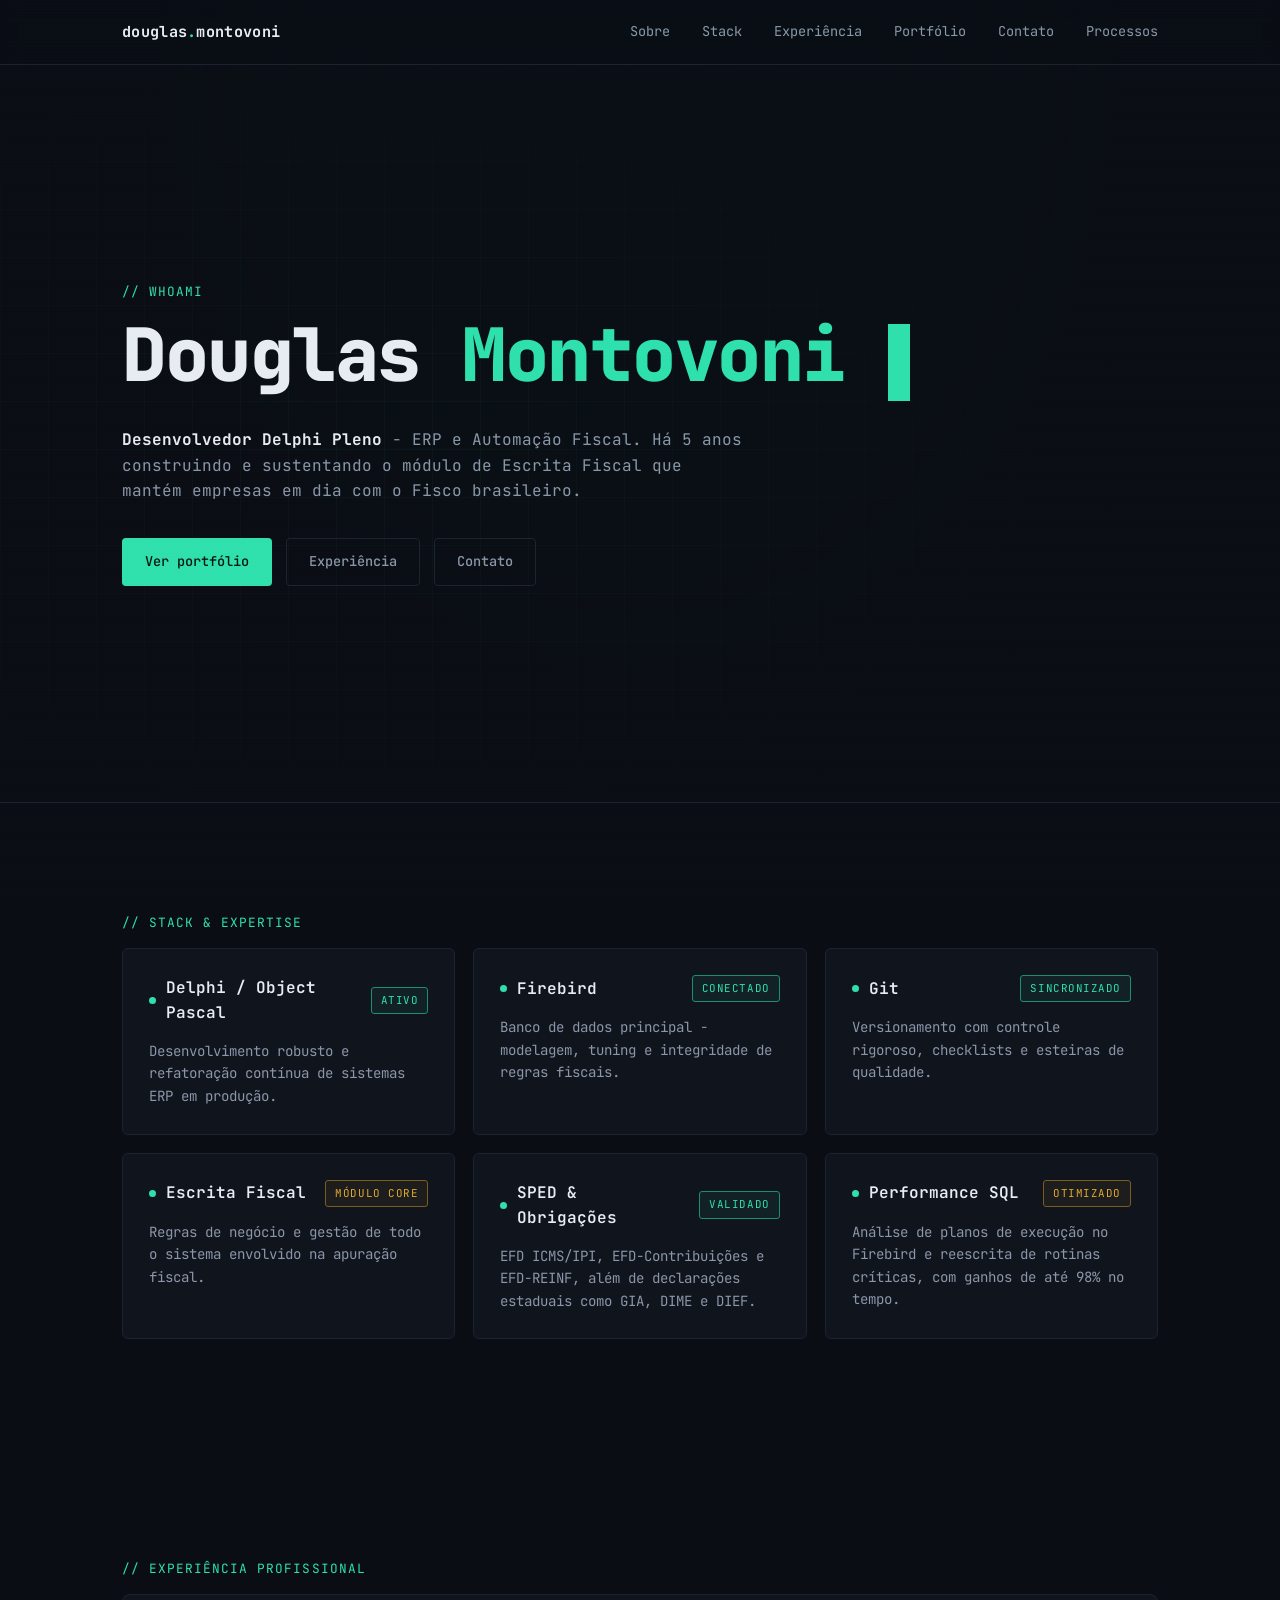
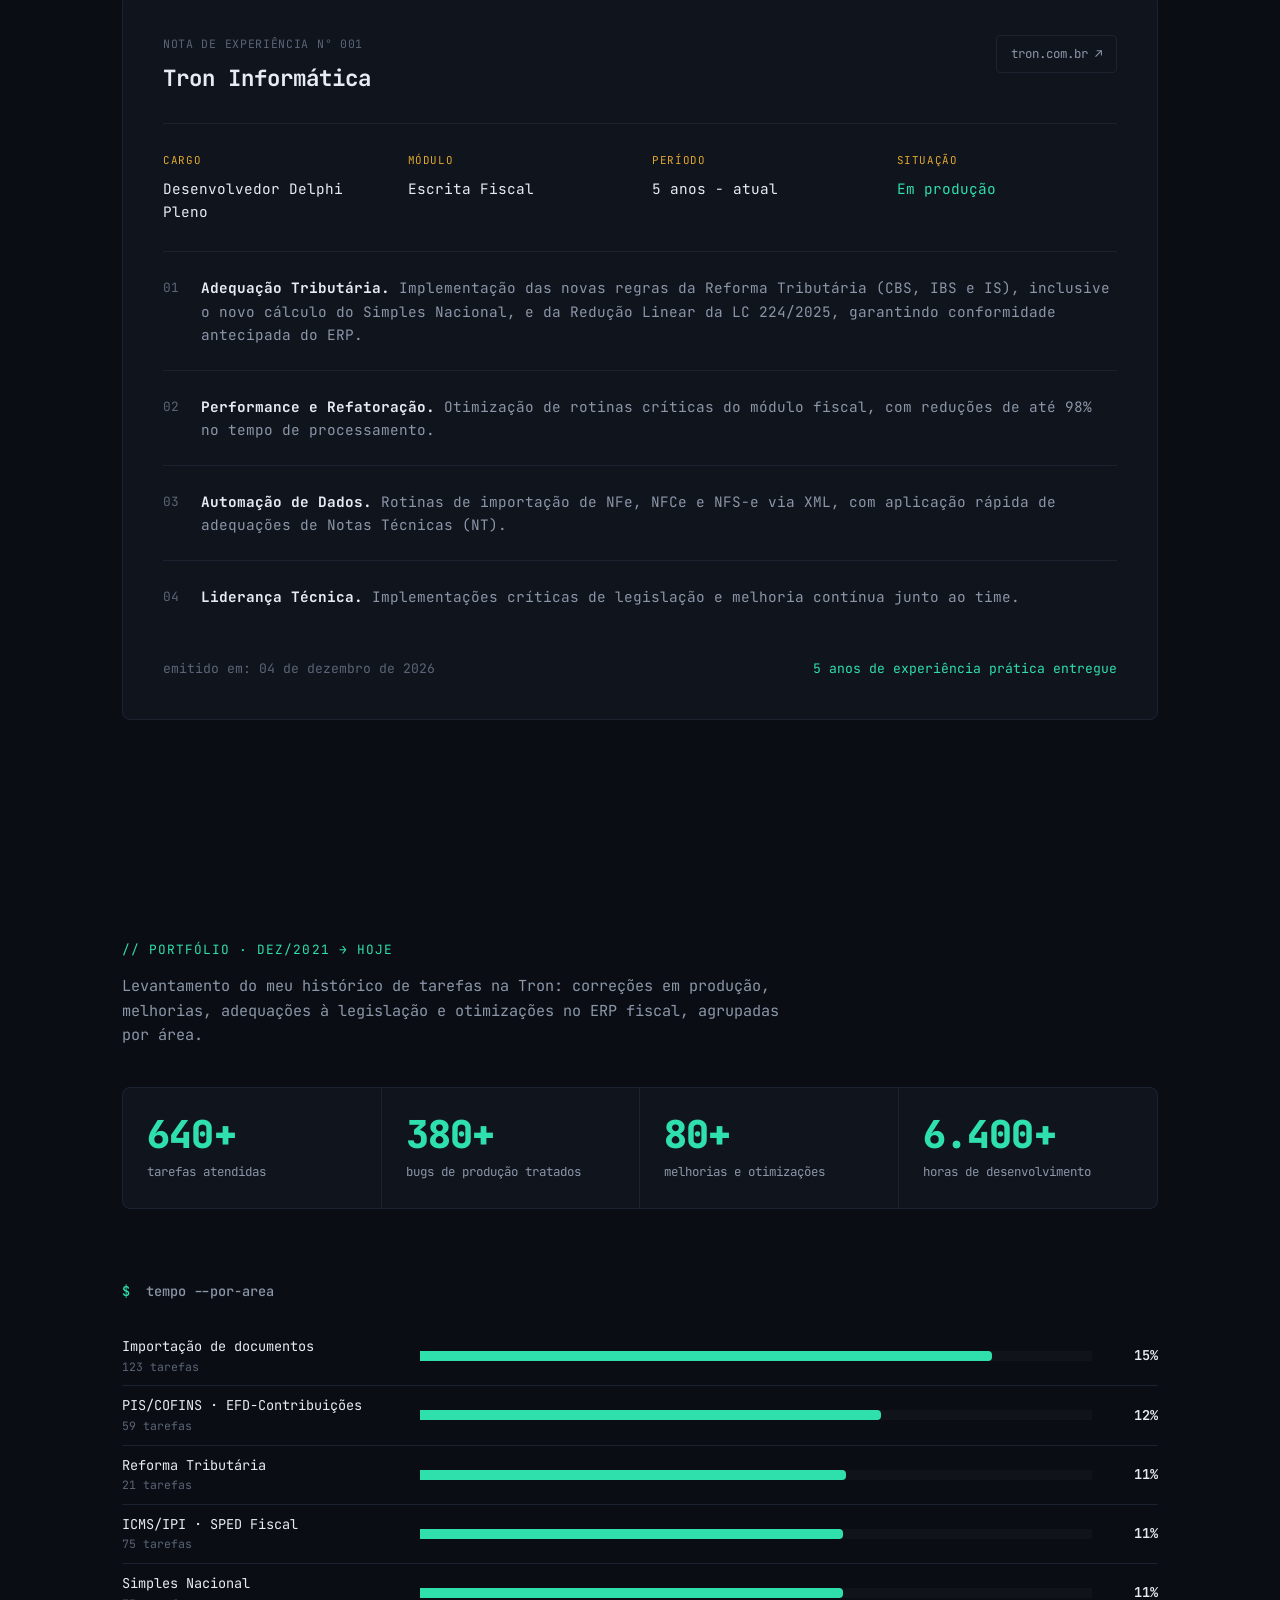
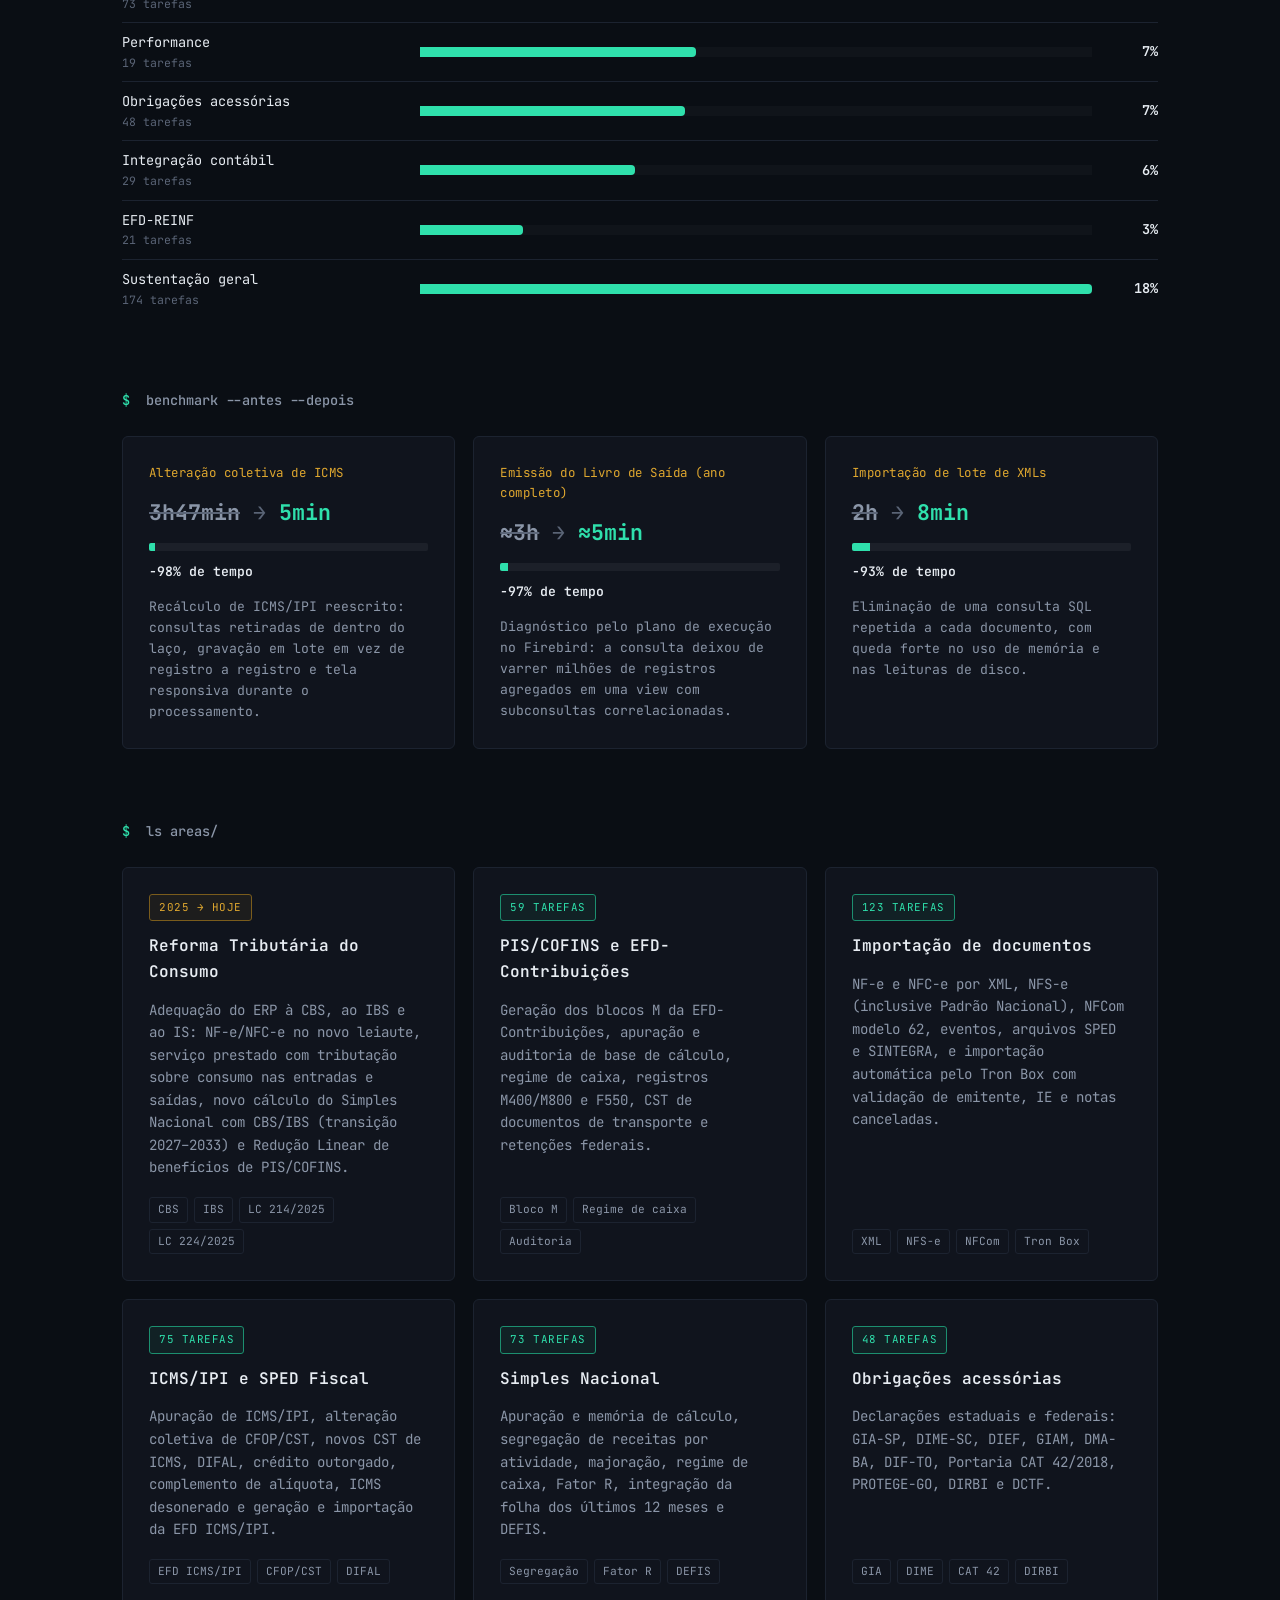
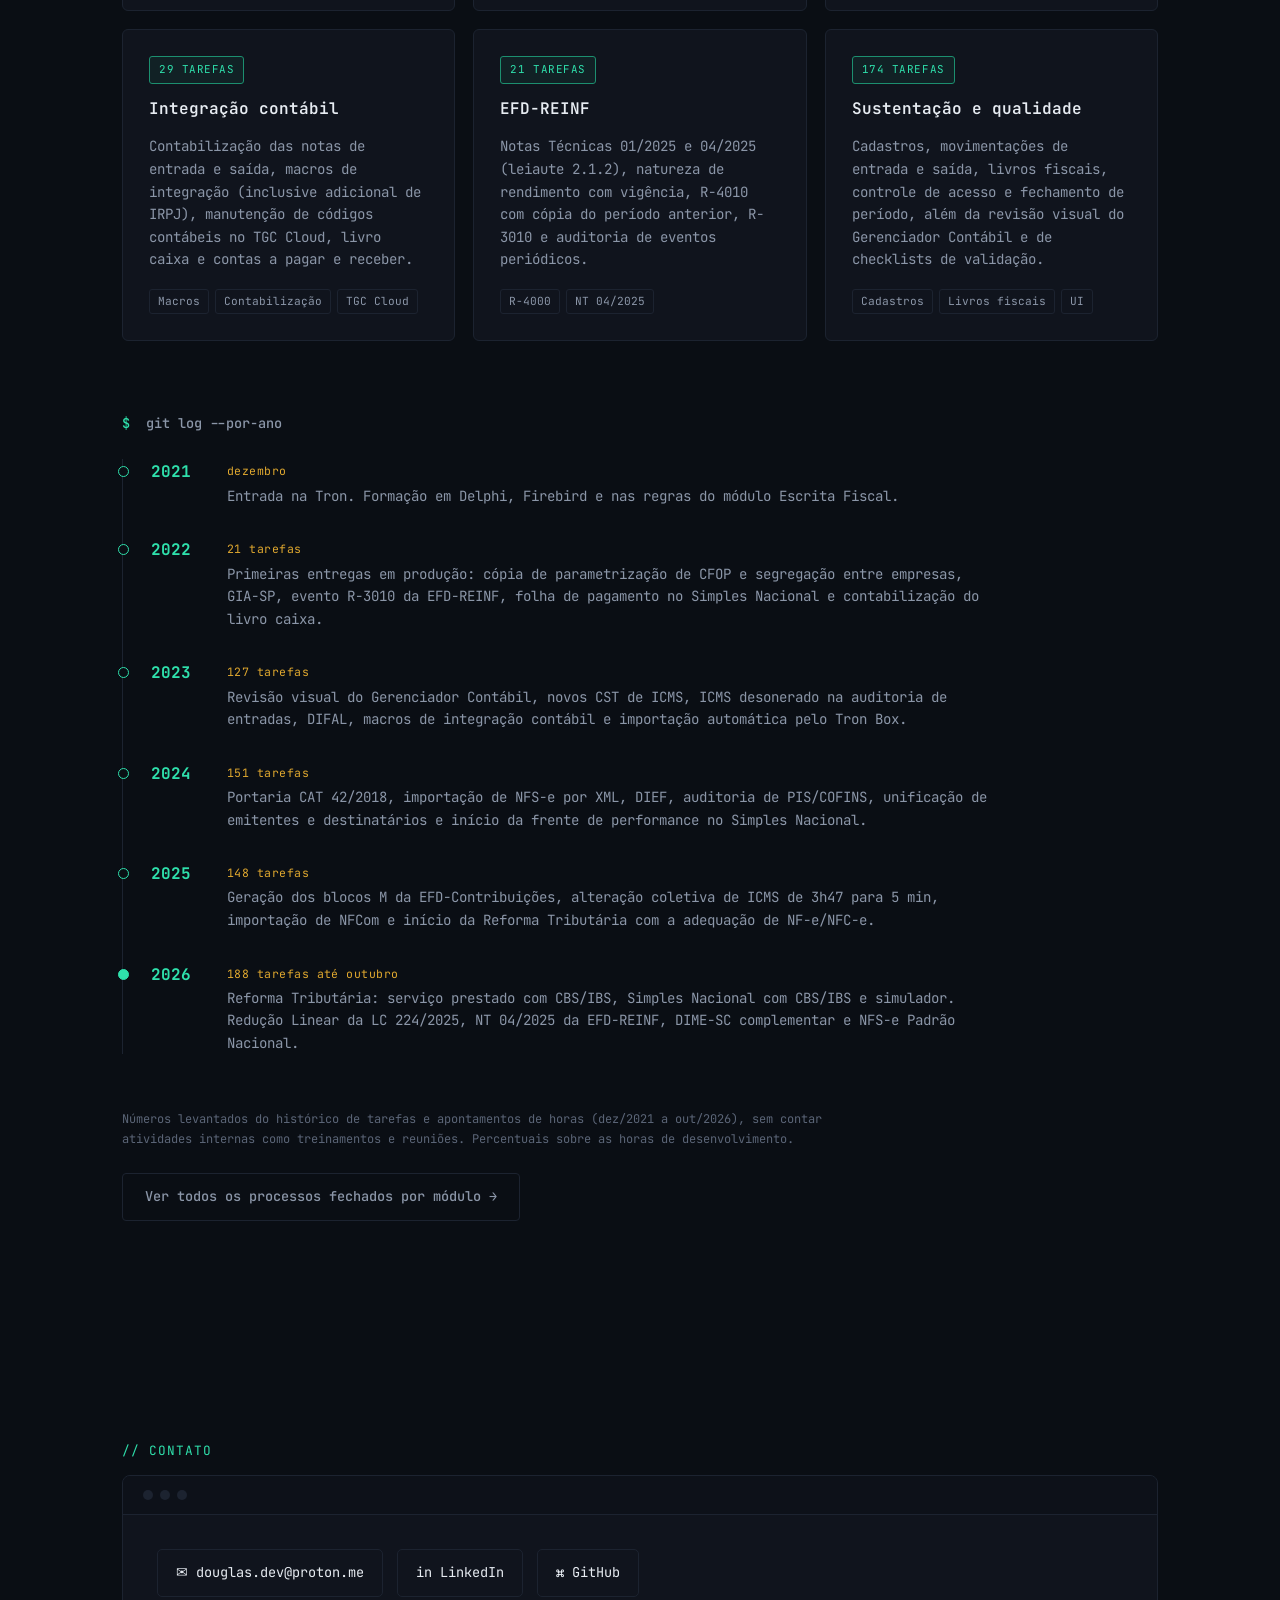
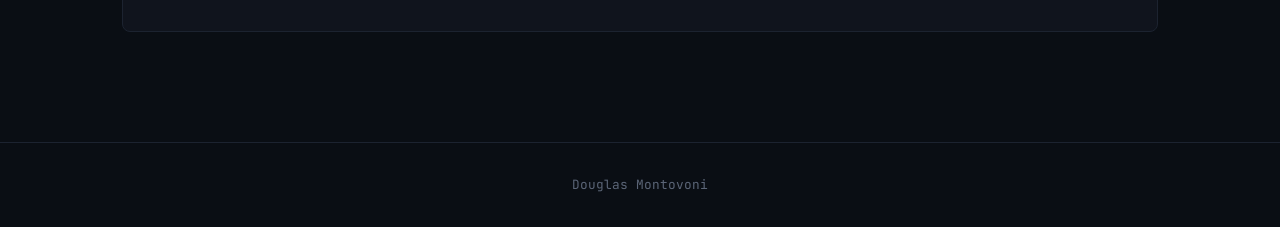
<file: index.html>
<!DOCTYPE html>
<html lang="pt-BR">
<head>
<meta charset="UTF-8">
<meta name="viewport" content="width=device-width, initial-scale=1.0">
<title>douglas.montovoni</title>
<meta name="description" content="Douglas Montovoni — Desenvolvedor Delphi Pleno. ERP e Automação Fiscal, especialista no módulo de Escrita Fiscal. Portfólio com 640+ tarefas: Reforma Tributária, SPED, Simples Nacional e performance.">
<link rel="preconnect" href="https://fonts.googleapis.com">
<link rel="preconnect" href="https://fonts.gstatic.com" crossorigin>
<link href="https://fonts.googleapis.com/css2?family=JetBrains+Mono:ital,wght@0,400;0,500;0,600;0,700;0,800;1,400&display=swap" rel="stylesheet">
<link rel="stylesheet" href="style.css">
</head>
<body>

<div class="scanline" aria-hidden="true"></div>

<header class="nav">
  <div class="nav-inner">
    <a href="#top" class="logo">douglas<span class="dot">.</span>montovoni</a>
    <nav class="nav-links">
      <a href="#sobre">Sobre</a>
      <a href="#stack">Stack</a>
      <a href="#experiencia">Experiência</a>
      <a href="#portfolio">Portfólio</a>
      <a href="#contato">Contato</a>
      <a href="processos.html">Processos</a>
    </nav>
    <button class="nav-toggle" id="navToggle" aria-label="Abrir menu" aria-expanded="false">
      <span></span><span></span><span></span>
    </button>
  </div>
</header>

<main id="top">

  <section class="hero" id="sobre">
    <div class="hero-inner">
      <p class="eyebrow reveal">// whoami</p>
      <h1 class="reveal">
        <span class="type-line" id="typeLine">Douglas <span class="accent">Montovoni</span></span>
        <span class="cursor" id="cursor">&nbsp;</span>
      </h1>
      <p class="hero-sub reveal">
        <strong>Desenvolvedor Delphi Pleno</strong> - ERP e Automação Fiscal. Há 5 anos
        construindo e sustentando o módulo de Escrita Fiscal que mantém empresas em dia
        com o Fisco brasileiro.
      </p>
      <div class="hero-actions reveal">
        <a href="#portfolio" class="btn btn-primary">Ver portfólio</a>
        <a href="#experiencia" class="btn btn-ghost">Experiência</a>
        <a href="#contato" class="btn btn-ghost">Contato</a>
      </div>
    </div>
    <div class="hero-grid" aria-hidden="true"></div>
  </section>

  <section class="section" id="stack">
    <p class="eyebrow reveal">// stack &amp; expertise</p>

    <div class="grid-cards">

      <article class="card reveal">
        <div class="card-head">
          <h3><span class="pulse"></span> Delphi / Object Pascal</h3>
          <span class="badge badge-green">ATIVO</span>
        </div>
        <p>Desenvolvimento robusto e refatoração contínua de sistemas ERP em produção.</p>
      </article>

      <article class="card reveal">
        <div class="card-head">
          <h3><span class="pulse"></span> Firebird</h3>
          <span class="badge badge-green">CONECTADO</span>
        </div>
        <p>Banco de dados principal - modelagem, tuning e integridade de regras fiscais.</p>
      </article>

      <article class="card reveal">
        <div class="card-head">
          <h3><span class="pulse"></span> Git</h3>
          <span class="badge badge-green">SINCRONIZADO</span>
        </div>
        <p>Versionamento com controle rigoroso, checklists e esteiras de qualidade.</p>
      </article>

      <article class="card reveal">
        <div class="card-head">
          <h3><span class="pulse"></span> Escrita Fiscal</h3>
          <span class="badge badge-amber">MÓDULO CORE</span>
        </div>
        <p>Regras de negócio e gestão de todo o sistema envolvido na apuração fiscal.</p>
      </article>

      <article class="card reveal">
        <div class="card-head">
          <h3><span class="pulse"></span> SPED &amp; Obrigações</h3>
          <span class="badge badge-green">VALIDADO</span>
        </div>
        <p>EFD ICMS/IPI, EFD-Contribuições e EFD-REINF, além de declarações estaduais como GIA, DIME e DIEF.</p>
      </article>

      <article class="card reveal">
        <div class="card-head">
          <h3><span class="pulse"></span> Performance SQL</h3>
          <span class="badge badge-amber">OTIMIZADO</span>
        </div>
        <p>Análise de planos de execução no Firebird e reescrita de rotinas críticas, com ganhos de até 98% no tempo.</p>
      </article>

    </div>
  </section>

  <section class="section" id="experiencia">
    <p class="eyebrow reveal">// experiência profissional</p>

    <div class="exp-card reveal">
      <div class="exp-top">
        <div>
          <p class="exp-note-id">NOTA DE EXPERIÊNCIA N° 001</p>
          <h3>Tron Informática</h3>
        </div>
        <a href="https://tron.com.br" target="_blank" rel="noopener" class="pill-link">tron.com.br ↗</a>
      </div>

      <div class="exp-meta">
        <div>
          <span class="meta-label">CARGO</span>
          <span class="meta-value">Desenvolvedor Delphi Pleno</span>
        </div>
        <div>
          <span class="meta-label">MÓDULO</span>
          <span class="meta-value">Escrita Fiscal</span>
        </div>
        <div>
          <span class="meta-label">PERÍODO</span>
          <span class="meta-value">5 anos - atual</span>
        </div>
        <div>
          <span class="meta-label">SITUAÇÃO</span>
          <span class="meta-value status">Em produção</span>
        </div>
      </div>

      <ol class="exp-list">
        <li>
          <span class="num">01</span>
          <div>
            <strong>Adequação Tributária.</strong>
            Implementação das novas regras da Reforma Tributária (CBS, IBS e IS), inclusive
            o novo cálculo do Simples Nacional, e da Redução Linear da LC 224/2025,
            garantindo conformidade antecipada do ERP.
          </div>
        </li>
        <li>
          <span class="num">02</span>
          <div>
            <strong>Performance e Refatoração.</strong>
            Otimização de rotinas críticas do módulo fiscal, com reduções de até 98% no
            tempo de processamento.
          </div>
        </li>
        <li>
          <span class="num">03</span>
          <div>
            <strong>Automação de Dados.</strong>
            Rotinas de importação de NFe, NFCe e NFS-e via XML, com aplicação rápida de
            adequações de Notas Técnicas (NT).
          </div>
        </li>
        <li>
          <span class="num">04</span>
          <div>
            <strong>Liderança Técnica.</strong>
            Implementações críticas de legislação e melhoria contínua junto ao time.
          </div>
        </li>
      </ol>

      <div class="exp-footer">
        <span>emitido em: <span id="issuedDate">hoje</span></span>
        <span class="highlight">5 anos de experiência prática entregue</span>
      </div>
    </div>
  </section>

  <section class="section" id="portfolio">
    <p class="eyebrow reveal">// portfólio · dez/2021 → hoje</p>
    <p class="section-lead reveal">
      Levantamento do meu histórico de tarefas na Tron: correções em produção, melhorias,
      adequações à legislação e otimizações no ERP fiscal, agrupadas por área.
    </p>

    <div class="stats reveal">
      <div class="stat">
        <span class="stat-value">640+</span>
        <span class="stat-label">tarefas atendidas</span>
      </div>
      <div class="stat">
        <span class="stat-value">380+</span>
        <span class="stat-label">bugs de produção tratados</span>
      </div>
      <div class="stat">
        <span class="stat-value">80+</span>
        <span class="stat-label">melhorias e otimizações</span>
      </div>
      <div class="stat">
        <span class="stat-value">6.400+</span>
        <span class="stat-label">horas de desenvolvimento</span>
      </div>
    </div>

    <h3 class="sub-head reveal"><span class="prompt">$</span> tempo --por-area</h3>

    <ul class="bars reveal" aria-label="Distribuição das horas de desenvolvimento por área">
      <li class="bar-row">
        <span class="bar-label">Importação de documentos <small>123 tarefas</small></span>
        <span class="bar" style="--w:85.1%"><i></i></span>
        <span class="bar-value">15%</span>
      </li>
      <li class="bar-row">
        <span class="bar-label">PIS/COFINS · EFD-Contribuições <small>59 tarefas</small></span>
        <span class="bar" style="--w:68.6%"><i></i></span>
        <span class="bar-value">12%</span>
      </li>
      <li class="bar-row">
        <span class="bar-label">Reforma Tributária <small>21 tarefas</small></span>
        <span class="bar" style="--w:63.4%"><i></i></span>
        <span class="bar-value">11%</span>
      </li>
      <li class="bar-row">
        <span class="bar-label">ICMS/IPI · SPED Fiscal <small>75 tarefas</small></span>
        <span class="bar" style="--w:62.9%"><i></i></span>
        <span class="bar-value">11%</span>
      </li>
      <li class="bar-row">
        <span class="bar-label">Simples Nacional <small>73 tarefas</small></span>
        <span class="bar" style="--w:62.9%"><i></i></span>
        <span class="bar-value">11%</span>
      </li>
      <li class="bar-row">
        <span class="bar-label">Performance <small>19 tarefas</small></span>
        <span class="bar" style="--w:41.1%"><i></i></span>
        <span class="bar-value">7%</span>
      </li>
      <li class="bar-row">
        <span class="bar-label">Obrigações acessórias <small>48 tarefas</small></span>
        <span class="bar" style="--w:39.4%"><i></i></span>
        <span class="bar-value">7%</span>
      </li>
      <li class="bar-row">
        <span class="bar-label">Integração contábil <small>29 tarefas</small></span>
        <span class="bar" style="--w:32%"><i></i></span>
        <span class="bar-value">6%</span>
      </li>
      <li class="bar-row">
        <span class="bar-label">EFD-REINF <small>21 tarefas</small></span>
        <span class="bar" style="--w:15.4%"><i></i></span>
        <span class="bar-value">3%</span>
      </li>
      <li class="bar-row">
        <span class="bar-label">Sustentação geral <small>174 tarefas</small></span>
        <span class="bar" style="--w:100%"><i></i></span>
        <span class="bar-value">18%</span>
      </li>
    </ul>

    <h3 class="sub-head reveal"><span class="prompt">$</span> benchmark --antes --depois</h3>

    <div class="perf-grid">
      <article class="perf-card reveal">
        <p class="perf-name">Alteração coletiva de ICMS</p>
        <p class="perf-time"><span class="before">3h47min</span> → <span class="after">5min</span></p>
        <div class="meter" role="img" aria-label="O tempo final equivale a 2% do tempo original"><i style="--w:2.2%"></i></div>
        <p class="perf-gain">−98% de tempo</p>
        <p class="perf-how">Recálculo de ICMS/IPI reescrito: consultas retiradas de dentro do laço, gravação em lote em vez de registro a registro e tela responsiva durante o processamento.</p>
      </article>
      <article class="perf-card reveal">
        <p class="perf-name">Emissão do Livro de Saída (ano completo)</p>
        <p class="perf-time"><span class="before">≈3h</span> → <span class="after">≈5min</span></p>
        <div class="meter" role="img" aria-label="O tempo final equivale a cerca de 3% do tempo original"><i style="--w:2.8%"></i></div>
        <p class="perf-gain">−97% de tempo</p>
        <p class="perf-how">Diagnóstico pelo plano de execução no Firebird: a consulta deixou de varrer milhões de registros agregados em uma view com subconsultas correlacionadas.</p>
      </article>
      <article class="perf-card reveal">
        <p class="perf-name">Importação de lote de XMLs</p>
        <p class="perf-time"><span class="before">2h</span> → <span class="after">8min</span></p>
        <div class="meter" role="img" aria-label="O tempo final equivale a 7% do tempo original"><i style="--w:6.7%"></i></div>
        <p class="perf-gain">−93% de tempo</p>
        <p class="perf-how">Eliminação de uma consulta SQL repetida a cada documento, com queda forte no uso de memória e nas leituras de disco.</p>
      </article>
    </div>

    <h3 class="sub-head reveal"><span class="prompt">$</span> ls areas/</h3>

    <div class="grid-cards areas">

      <article class="card reveal">
        <div class="card-head">
          <h3>Reforma Tributária do Consumo</h3>
          <span class="badge badge-amber">2025 → HOJE</span>
        </div>
        <p>Adequação do ERP à CBS, ao IBS e ao IS: NF-e/NFC-e no novo leiaute, serviço prestado com tributação sobre consumo nas entradas e saídas, novo cálculo do Simples Nacional com CBS/IBS (transição 2027–2033) e Redução Linear de benefícios de PIS/COFINS.</p>
        <ul class="tags"><li>CBS</li><li>IBS</li><li>LC 214/2025</li><li>LC 224/2025</li></ul>
      </article>

      <article class="card reveal">
        <div class="card-head">
          <h3>PIS/COFINS e EFD-Contribuições</h3>
          <span class="badge badge-green">59 TAREFAS</span>
        </div>
        <p>Geração dos blocos M da EFD-Contribuições, apuração e auditoria de base de cálculo, regime de caixa, registros M400/M800 e F550, CST de documentos de transporte e retenções federais.</p>
        <ul class="tags"><li>Bloco M</li><li>Regime de caixa</li><li>Auditoria</li></ul>
      </article>

      <article class="card reveal">
        <div class="card-head">
          <h3>Importação de documentos</h3>
          <span class="badge badge-green">123 TAREFAS</span>
        </div>
        <p>NF-e e NFC-e por XML, NFS-e (inclusive Padrão Nacional), NFCom modelo 62, eventos, arquivos SPED e SINTEGRA, e importação automática pelo Tron Box com validação de emitente, IE e notas canceladas.</p>
        <ul class="tags"><li>XML</li><li>NFS-e</li><li>NFCom</li><li>Tron Box</li></ul>
      </article>

      <article class="card reveal">
        <div class="card-head">
          <h3>ICMS/IPI e SPED Fiscal</h3>
          <span class="badge badge-green">75 TAREFAS</span>
        </div>
        <p>Apuração de ICMS/IPI, alteração coletiva de CFOP/CST, novos CST de ICMS, DIFAL, crédito outorgado, complemento de alíquota, ICMS desonerado e geração e importação da EFD ICMS/IPI.</p>
        <ul class="tags"><li>EFD ICMS/IPI</li><li>CFOP/CST</li><li>DIFAL</li></ul>
      </article>

      <article class="card reveal">
        <div class="card-head">
          <h3>Simples Nacional</h3>
          <span class="badge badge-green">73 TAREFAS</span>
        </div>
        <p>Apuração e memória de cálculo, segregação de receitas por atividade, majoração, regime de caixa, Fator R, integração da folha dos últimos 12 meses e DEFIS.</p>
        <ul class="tags"><li>Segregação</li><li>Fator R</li><li>DEFIS</li></ul>
      </article>

      <article class="card reveal">
        <div class="card-head">
          <h3>Obrigações acessórias</h3>
          <span class="badge badge-green">48 TAREFAS</span>
        </div>
        <p>Declarações estaduais e federais: GIA-SP, DIME-SC, DIEF, GIAM, DMA-BA, DIF-TO, Portaria CAT 42/2018, PROTEGE-GO, DIRBI e DCTF.</p>
        <ul class="tags"><li>GIA</li><li>DIME</li><li>CAT 42</li><li>DIRBI</li></ul>
      </article>

      <article class="card reveal">
        <div class="card-head">
          <h3>Integração contábil</h3>
          <span class="badge badge-green">29 TAREFAS</span>
        </div>
        <p>Contabilização das notas de entrada e saída, macros de integração (inclusive adicional de IRPJ), manutenção de códigos contábeis no TGC Cloud, livro caixa e contas a pagar e receber.</p>
        <ul class="tags"><li>Macros</li><li>Contabilização</li><li>TGC Cloud</li></ul>
      </article>

      <article class="card reveal">
        <div class="card-head">
          <h3>EFD-REINF</h3>
          <span class="badge badge-green">21 TAREFAS</span>
        </div>
        <p>Notas Técnicas 01/2025 e 04/2025 (leiaute 2.1.2), natureza de rendimento com vigência, R-4010 com cópia do período anterior, R-3010 e auditoria de eventos periódicos.</p>
        <ul class="tags"><li>R-4000</li><li>NT 04/2025</li></ul>
      </article>

      <article class="card reveal">
        <div class="card-head">
          <h3>Sustentação e qualidade</h3>
          <span class="badge badge-green">174 TAREFAS</span>
        </div>
        <p>Cadastros, movimentações de entrada e saída, livros fiscais, controle de acesso e fechamento de período, além da revisão visual do Gerenciador Contábil e de checklists de validação.</p>
        <ul class="tags"><li>Cadastros</li><li>Livros fiscais</li><li>UI</li></ul>
      </article>

    </div>

    <h3 class="sub-head reveal"><span class="prompt">$</span> git log --por-ano</h3>

    <ol class="timeline">
      <li class="reveal">
        <span class="tl-year">2021</span>
        <div>
          <span class="tl-count">dezembro</span>
          <p>Entrada na Tron. Formação em Delphi, Firebird e nas regras do módulo Escrita Fiscal.</p>
        </div>
      </li>
      <li class="reveal">
        <span class="tl-year">2022</span>
        <div>
          <span class="tl-count">21 tarefas</span>
          <p>Primeiras entregas em produção: cópia de parametrização de CFOP e segregação entre empresas, GIA-SP, evento R-3010 da EFD-REINF, folha de pagamento no Simples Nacional e contabilização do livro caixa.</p>
        </div>
      </li>
      <li class="reveal">
        <span class="tl-year">2023</span>
        <div>
          <span class="tl-count">127 tarefas</span>
          <p>Revisão visual do Gerenciador Contábil, novos CST de ICMS, ICMS desonerado na auditoria de entradas, DIFAL, macros de integração contábil e importação automática pelo Tron Box.</p>
        </div>
      </li>
      <li class="reveal">
        <span class="tl-year">2024</span>
        <div>
          <span class="tl-count">151 tarefas</span>
          <p>Portaria CAT 42/2018, importação de NFS-e por XML, DIEF, auditoria de PIS/COFINS, unificação de emitentes e destinatários e início da frente de performance no Simples Nacional.</p>
        </div>
      </li>
      <li class="reveal">
        <span class="tl-year">2025</span>
        <div>
          <span class="tl-count">148 tarefas</span>
          <p>Geração dos blocos M da EFD-Contribuições, alteração coletiva de ICMS de 3h47 para 5 min, importação de NFCom e início da Reforma Tributária com a adequação de NF-e/NFC-e.</p>
        </div>
      </li>
      <li class="reveal">
        <span class="tl-year">2026</span>
        <div>
          <span class="tl-count">188 tarefas até outubro</span>
          <p>Reforma Tributária: serviço prestado com CBS/IBS, Simples Nacional com CBS/IBS e simulador. Redução Linear da LC 224/2025, NT 04/2025 da EFD-REINF, DIME-SC complementar e NFS-e Padrão Nacional.</p>
        </div>
      </li>
    </ol>

    <p class="footnote reveal">
      Números levantados do histórico de tarefas e apontamentos de horas (dez/2021 a out/2026),
      sem contar atividades internas como treinamentos e reuniões. Percentuais sobre as horas de
      desenvolvimento.
    </p>

    <a href="processos.html" class="btn btn-ghost proc-cta reveal">Ver todos os processos fechados por módulo →</a>
  </section>

  <section class="section" id="contato">
    <p class="eyebrow reveal">// contato</p>

    <div class="terminal reveal">
      <div class="terminal-bar">
        <span class="terminal-dots"><i></i><i></i><i></i></span>
      </div>
      <div class="terminal-body">
        <div class="contact-links">
          <a href="mailto:douglas.dev@proton.me" class="pill">✉ douglas.dev@proton.me</a>
          <a href="https://www.linkedin.com/in/montovoni/" target="_blank" rel="noopener" class="pill">in LinkedIn</a>
          <a href="https://github.com/montovoni" target="_blank" rel="noopener" class="pill">⌘ GitHub</a>
        </div>
      </div>
    </div>
  </section>

</main>

<footer class="site-footer">
  <p>Douglas Montovoni</p>
</footer>

<script src="script.js"></script>
</body>
</html>
</file>
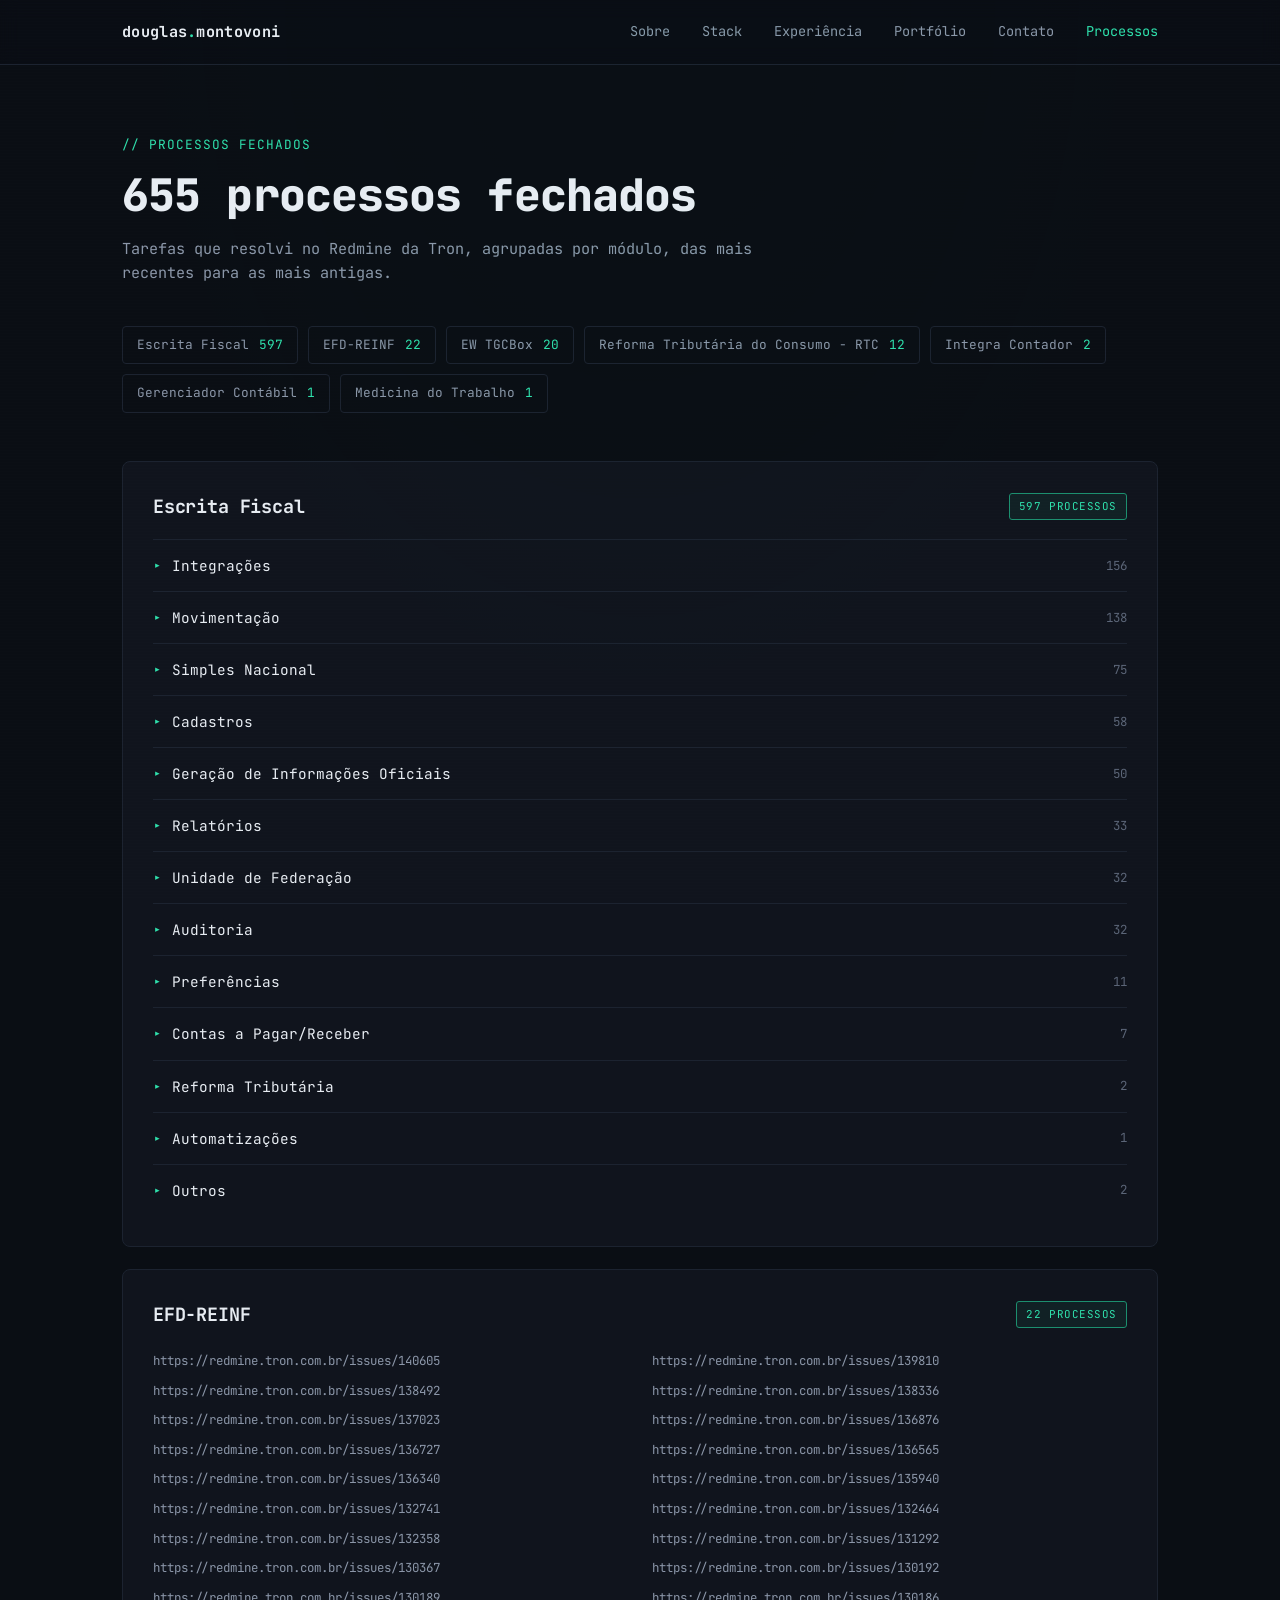
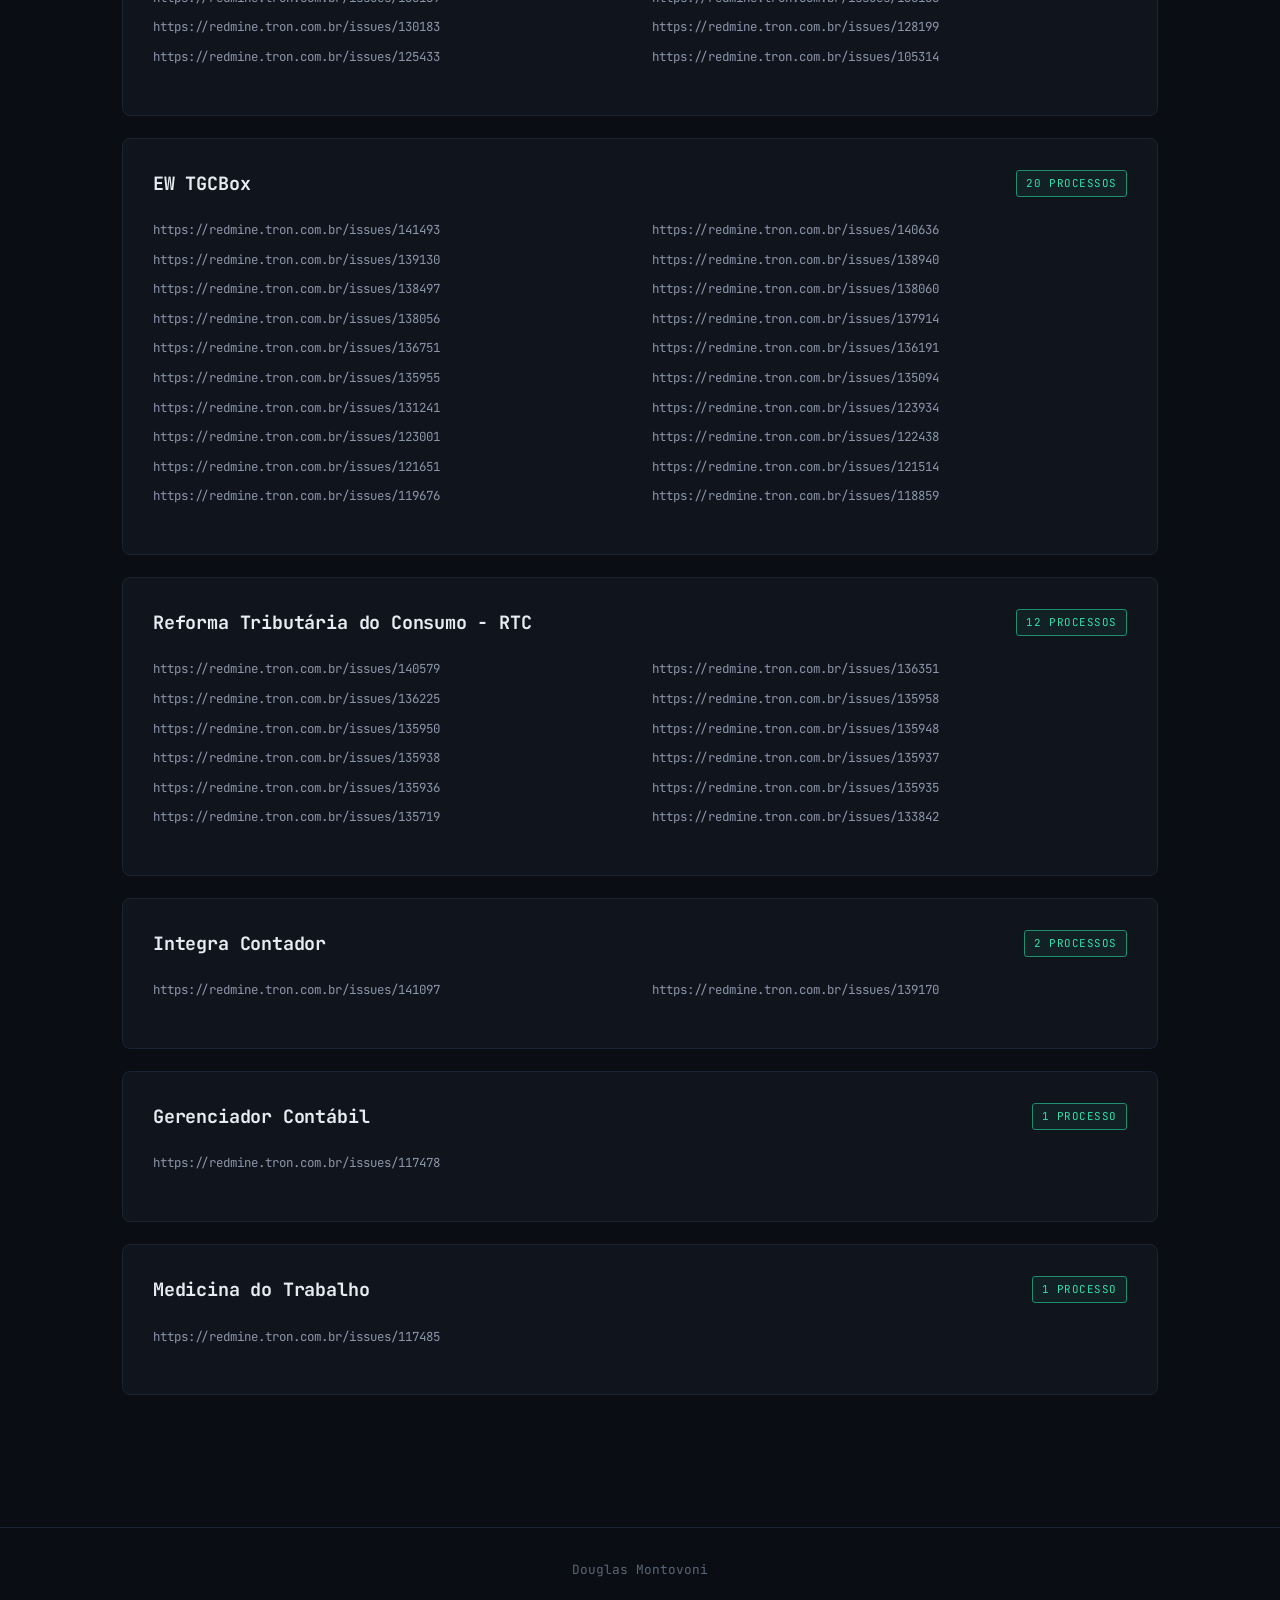
<file: processos.html>
<!DOCTYPE html>
<html lang="pt-BR">
<head>
<meta charset="UTF-8">
<meta name="viewport" content="width=device-width, initial-scale=1.0">
<title>douglas.montovoni · processos</title>
<meta name="description" content="Processos fechados por Douglas Montovoni no Redmine da Tron Informática, agrupados por módulo.">
<link rel="preconnect" href="https://fonts.googleapis.com">
<link rel="preconnect" href="https://fonts.gstatic.com" crossorigin>
<link href="https://fonts.googleapis.com/css2?family=JetBrains+Mono:ital,wght@0,400;0,500;0,600;0,700;0,800;1,400&display=swap" rel="stylesheet">
<link rel="stylesheet" href="style.css">
</head>
<body>

<div class="scanline" aria-hidden="true"></div>

<header class="nav">
  <div class="nav-inner">
    <a href="index.html" class="logo">douglas<span class="dot">.</span>montovoni</a>
    <nav class="nav-links">
      <a href="index.html#sobre">Sobre</a>
      <a href="index.html#stack">Stack</a>
      <a href="index.html#experiencia">Experiência</a>
      <a href="index.html#portfolio">Portfólio</a>
      <a href="index.html#contato">Contato</a>
      <a href="processos.html" class="active" aria-current="page">Processos</a>
    </nav>
    <button class="nav-toggle" id="navToggle" aria-label="Abrir menu" aria-expanded="false">
      <span></span><span></span><span></span>
    </button>
  </div>
</header>

<main id="top">

  <section class="section proc-page">
    <p class="eyebrow">// processos fechados</p>
    <h1 class="proc-title">655 processos fechados</h1>
    <p class="section-lead">
      Tarefas que resolvi no Redmine da Tron, agrupadas por módulo, das mais recentes para as
      mais antigas.
    </p>

    <nav class="proc-index" aria-label="Módulos">
      <a href="#escrita-fiscal">Escrita Fiscal<span>597</span></a>
      <a href="#efd-reinf">EFD-REINF<span>22</span></a>
      <a href="#ew-tgcbox">EW TGCBox<span>20</span></a>
      <a href="#rtc">Reforma Tributária do Consumo - RTC<span>12</span></a>
      <a href="#integra-contador">Integra Contador<span>2</span></a>
      <a href="#gerenciador-contabil">Gerenciador Contábil<span>1</span></a>
      <a href="#medicina-do-trabalho">Medicina do Trabalho<span>1</span></a>
    </nav>

    <section class="proc-group" id="escrita-fiscal">
      <div class="proc-head">
        <h2>Escrita Fiscal</h2>
        <span class="badge badge-green">597 PROCESSOS</span>
      </div>
      <details class="proc-module">
        <summary>Integrações<span>156</span></summary>
        <ul class="proc-links">
          <li><a href="https://redmine.tron.com.br/issues/141479" target="_blank" rel="noopener">https://redmine.tron.com.br/issues/141479</a></li>
          <li><a href="https://redmine.tron.com.br/issues/141370" target="_blank" rel="noopener">https://redmine.tron.com.br/issues/141370</a></li>
          <li><a href="https://redmine.tron.com.br/issues/141354" target="_blank" rel="noopener">https://redmine.tron.com.br/issues/141354</a></li>
          <li><a href="https://redmine.tron.com.br/issues/140937" target="_blank" rel="noopener">https://redmine.tron.com.br/issues/140937</a></li>
          <li><a href="https://redmine.tron.com.br/issues/140872" target="_blank" rel="noopener">https://redmine.tron.com.br/issues/140872</a></li>
          <li><a href="https://redmine.tron.com.br/issues/140393" target="_blank" rel="noopener">https://redmine.tron.com.br/issues/140393</a></li>
          <li><a href="https://redmine.tron.com.br/issues/140334" target="_blank" rel="noopener">https://redmine.tron.com.br/issues/140334</a></li>
          <li><a href="https://redmine.tron.com.br/issues/140317" target="_blank" rel="noopener">https://redmine.tron.com.br/issues/140317</a></li>
          <li><a href="https://redmine.tron.com.br/issues/140130" target="_blank" rel="noopener">https://redmine.tron.com.br/issues/140130</a></li>
          <li><a href="https://redmine.tron.com.br/issues/139894" target="_blank" rel="noopener">https://redmine.tron.com.br/issues/139894</a></li>
          <li><a href="https://redmine.tron.com.br/issues/139866" target="_blank" rel="noopener">https://redmine.tron.com.br/issues/139866</a></li>
          <li><a href="https://redmine.tron.com.br/issues/139793" target="_blank" rel="noopener">https://redmine.tron.com.br/issues/139793</a></li>
          <li><a href="https://redmine.tron.com.br/issues/139784" target="_blank" rel="noopener">https://redmine.tron.com.br/issues/139784</a></li>
          <li><a href="https://redmine.tron.com.br/issues/139617" target="_blank" rel="noopener">https://redmine.tron.com.br/issues/139617</a></li>
          <li><a href="https://redmine.tron.com.br/issues/139510" target="_blank" rel="noopener">https://redmine.tron.com.br/issues/139510</a></li>
          <li><a href="https://redmine.tron.com.br/issues/139502" target="_blank" rel="noopener">https://redmine.tron.com.br/issues/139502</a></li>
          <li><a href="https://redmine.tron.com.br/issues/138902" target="_blank" rel="noopener">https://redmine.tron.com.br/issues/138902</a></li>
          <li><a href="https://redmine.tron.com.br/issues/138738" target="_blank" rel="noopener">https://redmine.tron.com.br/issues/138738</a></li>
          <li><a href="https://redmine.tron.com.br/issues/138735" target="_blank" rel="noopener">https://redmine.tron.com.br/issues/138735</a></li>
          <li><a href="https://redmine.tron.com.br/issues/138684" target="_blank" rel="noopener">https://redmine.tron.com.br/issues/138684</a></li>
          <li><a href="https://redmine.tron.com.br/issues/138554" target="_blank" rel="noopener">https://redmine.tron.com.br/issues/138554</a></li>
          <li><a href="https://redmine.tron.com.br/issues/138434" target="_blank" rel="noopener">https://redmine.tron.com.br/issues/138434</a></li>
          <li><a href="https://redmine.tron.com.br/issues/138380" target="_blank" rel="noopener">https://redmine.tron.com.br/issues/138380</a></li>
          <li><a href="https://redmine.tron.com.br/issues/138280" target="_blank" rel="noopener">https://redmine.tron.com.br/issues/138280</a></li>
          <li><a href="https://redmine.tron.com.br/issues/138157" target="_blank" rel="noopener">https://redmine.tron.com.br/issues/138157</a></li>
          <li><a href="https://redmine.tron.com.br/issues/137812" target="_blank" rel="noopener">https://redmine.tron.com.br/issues/137812</a></li>
          <li><a href="https://redmine.tron.com.br/issues/137732" target="_blank" rel="noopener">https://redmine.tron.com.br/issues/137732</a></li>
          <li><a href="https://redmine.tron.com.br/issues/137659" target="_blank" rel="noopener">https://redmine.tron.com.br/issues/137659</a></li>
          <li><a href="https://redmine.tron.com.br/issues/137511" target="_blank" rel="noopener">https://redmine.tron.com.br/issues/137511</a></li>
          <li><a href="https://redmine.tron.com.br/issues/137447" target="_blank" rel="noopener">https://redmine.tron.com.br/issues/137447</a></li>
          <li><a href="https://redmine.tron.com.br/issues/137438" target="_blank" rel="noopener">https://redmine.tron.com.br/issues/137438</a></li>
          <li><a href="https://redmine.tron.com.br/issues/137350" target="_blank" rel="noopener">https://redmine.tron.com.br/issues/137350</a></li>
          <li><a href="https://redmine.tron.com.br/issues/137327" target="_blank" rel="noopener">https://redmine.tron.com.br/issues/137327</a></li>
          <li><a href="https://redmine.tron.com.br/issues/137308" target="_blank" rel="noopener">https://redmine.tron.com.br/issues/137308</a></li>
          <li><a href="https://redmine.tron.com.br/issues/137244" target="_blank" rel="noopener">https://redmine.tron.com.br/issues/137244</a></li>
          <li><a href="https://redmine.tron.com.br/issues/137202" target="_blank" rel="noopener">https://redmine.tron.com.br/issues/137202</a></li>
          <li><a href="https://redmine.tron.com.br/issues/137103" target="_blank" rel="noopener">https://redmine.tron.com.br/issues/137103</a></li>
          <li><a href="https://redmine.tron.com.br/issues/136828" target="_blank" rel="noopener">https://redmine.tron.com.br/issues/136828</a></li>
          <li><a href="https://redmine.tron.com.br/issues/136823" target="_blank" rel="noopener">https://redmine.tron.com.br/issues/136823</a></li>
          <li><a href="https://redmine.tron.com.br/issues/136818" target="_blank" rel="noopener">https://redmine.tron.com.br/issues/136818</a></li>
          <li><a href="https://redmine.tron.com.br/issues/136585" target="_blank" rel="noopener">https://redmine.tron.com.br/issues/136585</a></li>
          <li><a href="https://redmine.tron.com.br/issues/136570" target="_blank" rel="noopener">https://redmine.tron.com.br/issues/136570</a></li>
          <li><a href="https://redmine.tron.com.br/issues/136563" target="_blank" rel="noopener">https://redmine.tron.com.br/issues/136563</a></li>
          <li><a href="https://redmine.tron.com.br/issues/136557" target="_blank" rel="noopener">https://redmine.tron.com.br/issues/136557</a></li>
          <li><a href="https://redmine.tron.com.br/issues/136524" target="_blank" rel="noopener">https://redmine.tron.com.br/issues/136524</a></li>
          <li><a href="https://redmine.tron.com.br/issues/136482" target="_blank" rel="noopener">https://redmine.tron.com.br/issues/136482</a></li>
          <li><a href="https://redmine.tron.com.br/issues/136411" target="_blank" rel="noopener">https://redmine.tron.com.br/issues/136411</a></li>
          <li><a href="https://redmine.tron.com.br/issues/136393" target="_blank" rel="noopener">https://redmine.tron.com.br/issues/136393</a></li>
          <li><a href="https://redmine.tron.com.br/issues/136117" target="_blank" rel="noopener">https://redmine.tron.com.br/issues/136117</a></li>
          <li><a href="https://redmine.tron.com.br/issues/136097" target="_blank" rel="noopener">https://redmine.tron.com.br/issues/136097</a></li>
          <li><a href="https://redmine.tron.com.br/issues/136036" target="_blank" rel="noopener">https://redmine.tron.com.br/issues/136036</a></li>
          <li><a href="https://redmine.tron.com.br/issues/136034" target="_blank" rel="noopener">https://redmine.tron.com.br/issues/136034</a></li>
          <li><a href="https://redmine.tron.com.br/issues/136032" target="_blank" rel="noopener">https://redmine.tron.com.br/issues/136032</a></li>
          <li><a href="https://redmine.tron.com.br/issues/135806" target="_blank" rel="noopener">https://redmine.tron.com.br/issues/135806</a></li>
          <li><a href="https://redmine.tron.com.br/issues/135145" target="_blank" rel="noopener">https://redmine.tron.com.br/issues/135145</a></li>
          <li><a href="https://redmine.tron.com.br/issues/135085" target="_blank" rel="noopener">https://redmine.tron.com.br/issues/135085</a></li>
          <li><a href="https://redmine.tron.com.br/issues/134230" target="_blank" rel="noopener">https://redmine.tron.com.br/issues/134230</a></li>
          <li><a href="https://redmine.tron.com.br/issues/134221" target="_blank" rel="noopener">https://redmine.tron.com.br/issues/134221</a></li>
          <li><a href="https://redmine.tron.com.br/issues/134104" target="_blank" rel="noopener">https://redmine.tron.com.br/issues/134104</a></li>
          <li><a href="https://redmine.tron.com.br/issues/134004" target="_blank" rel="noopener">https://redmine.tron.com.br/issues/134004</a></li>
          <li><a href="https://redmine.tron.com.br/issues/133938" target="_blank" rel="noopener">https://redmine.tron.com.br/issues/133938</a></li>
          <li><a href="https://redmine.tron.com.br/issues/133809" target="_blank" rel="noopener">https://redmine.tron.com.br/issues/133809</a></li>
          <li><a href="https://redmine.tron.com.br/issues/133546" target="_blank" rel="noopener">https://redmine.tron.com.br/issues/133546</a></li>
          <li><a href="https://redmine.tron.com.br/issues/133534" target="_blank" rel="noopener">https://redmine.tron.com.br/issues/133534</a></li>
          <li><a href="https://redmine.tron.com.br/issues/133510" target="_blank" rel="noopener">https://redmine.tron.com.br/issues/133510</a></li>
          <li><a href="https://redmine.tron.com.br/issues/133404" target="_blank" rel="noopener">https://redmine.tron.com.br/issues/133404</a></li>
          <li><a href="https://redmine.tron.com.br/issues/133250" target="_blank" rel="noopener">https://redmine.tron.com.br/issues/133250</a></li>
          <li><a href="https://redmine.tron.com.br/issues/133190" target="_blank" rel="noopener">https://redmine.tron.com.br/issues/133190</a></li>
          <li><a href="https://redmine.tron.com.br/issues/132918" target="_blank" rel="noopener">https://redmine.tron.com.br/issues/132918</a></li>
          <li><a href="https://redmine.tron.com.br/issues/132838" target="_blank" rel="noopener">https://redmine.tron.com.br/issues/132838</a></li>
          <li><a href="https://redmine.tron.com.br/issues/132717" target="_blank" rel="noopener">https://redmine.tron.com.br/issues/132717</a></li>
          <li><a href="https://redmine.tron.com.br/issues/132649" target="_blank" rel="noopener">https://redmine.tron.com.br/issues/132649</a></li>
          <li><a href="https://redmine.tron.com.br/issues/132466" target="_blank" rel="noopener">https://redmine.tron.com.br/issues/132466</a></li>
          <li><a href="https://redmine.tron.com.br/issues/131566" target="_blank" rel="noopener">https://redmine.tron.com.br/issues/131566</a></li>
          <li><a href="https://redmine.tron.com.br/issues/131457" target="_blank" rel="noopener">https://redmine.tron.com.br/issues/131457</a></li>
          <li><a href="https://redmine.tron.com.br/issues/131211" target="_blank" rel="noopener">https://redmine.tron.com.br/issues/131211</a></li>
          <li><a href="https://redmine.tron.com.br/issues/131175" target="_blank" rel="noopener">https://redmine.tron.com.br/issues/131175</a></li>
          <li><a href="https://redmine.tron.com.br/issues/130991" target="_blank" rel="noopener">https://redmine.tron.com.br/issues/130991</a></li>
          <li><a href="https://redmine.tron.com.br/issues/130982" target="_blank" rel="noopener">https://redmine.tron.com.br/issues/130982</a></li>
          <li><a href="https://redmine.tron.com.br/issues/130675" target="_blank" rel="noopener">https://redmine.tron.com.br/issues/130675</a></li>
          <li><a href="https://redmine.tron.com.br/issues/130505" target="_blank" rel="noopener">https://redmine.tron.com.br/issues/130505</a></li>
          <li><a href="https://redmine.tron.com.br/issues/130231" target="_blank" rel="noopener">https://redmine.tron.com.br/issues/130231</a></li>
          <li><a href="https://redmine.tron.com.br/issues/128997" target="_blank" rel="noopener">https://redmine.tron.com.br/issues/128997</a></li>
          <li><a href="https://redmine.tron.com.br/issues/128995" target="_blank" rel="noopener">https://redmine.tron.com.br/issues/128995</a></li>
          <li><a href="https://redmine.tron.com.br/issues/128987" target="_blank" rel="noopener">https://redmine.tron.com.br/issues/128987</a></li>
          <li><a href="https://redmine.tron.com.br/issues/128814" target="_blank" rel="noopener">https://redmine.tron.com.br/issues/128814</a></li>
          <li><a href="https://redmine.tron.com.br/issues/128766" target="_blank" rel="noopener">https://redmine.tron.com.br/issues/128766</a></li>
          <li><a href="https://redmine.tron.com.br/issues/128722" target="_blank" rel="noopener">https://redmine.tron.com.br/issues/128722</a></li>
          <li><a href="https://redmine.tron.com.br/issues/128586" target="_blank" rel="noopener">https://redmine.tron.com.br/issues/128586</a></li>
          <li><a href="https://redmine.tron.com.br/issues/128549" target="_blank" rel="noopener">https://redmine.tron.com.br/issues/128549</a></li>
          <li><a href="https://redmine.tron.com.br/issues/128504" target="_blank" rel="noopener">https://redmine.tron.com.br/issues/128504</a></li>
          <li><a href="https://redmine.tron.com.br/issues/128132" target="_blank" rel="noopener">https://redmine.tron.com.br/issues/128132</a></li>
          <li><a href="https://redmine.tron.com.br/issues/127882" target="_blank" rel="noopener">https://redmine.tron.com.br/issues/127882</a></li>
          <li><a href="https://redmine.tron.com.br/issues/127794" target="_blank" rel="noopener">https://redmine.tron.com.br/issues/127794</a></li>
          <li><a href="https://redmine.tron.com.br/issues/127655" target="_blank" rel="noopener">https://redmine.tron.com.br/issues/127655</a></li>
          <li><a href="https://redmine.tron.com.br/issues/127566" target="_blank" rel="noopener">https://redmine.tron.com.br/issues/127566</a></li>
          <li><a href="https://redmine.tron.com.br/issues/127395" target="_blank" rel="noopener">https://redmine.tron.com.br/issues/127395</a></li>
          <li><a href="https://redmine.tron.com.br/issues/127333" target="_blank" rel="noopener">https://redmine.tron.com.br/issues/127333</a></li>
          <li><a href="https://redmine.tron.com.br/issues/127022" target="_blank" rel="noopener">https://redmine.tron.com.br/issues/127022</a></li>
          <li><a href="https://redmine.tron.com.br/issues/126844" target="_blank" rel="noopener">https://redmine.tron.com.br/issues/126844</a></li>
          <li><a href="https://redmine.tron.com.br/issues/126785" target="_blank" rel="noopener">https://redmine.tron.com.br/issues/126785</a></li>
          <li><a href="https://redmine.tron.com.br/issues/126360" target="_blank" rel="noopener">https://redmine.tron.com.br/issues/126360</a></li>
          <li><a href="https://redmine.tron.com.br/issues/125943" target="_blank" rel="noopener">https://redmine.tron.com.br/issues/125943</a></li>
          <li><a href="https://redmine.tron.com.br/issues/125933" target="_blank" rel="noopener">https://redmine.tron.com.br/issues/125933</a></li>
          <li><a href="https://redmine.tron.com.br/issues/125917" target="_blank" rel="noopener">https://redmine.tron.com.br/issues/125917</a></li>
          <li><a href="https://redmine.tron.com.br/issues/125893" target="_blank" rel="noopener">https://redmine.tron.com.br/issues/125893</a></li>
          <li><a href="https://redmine.tron.com.br/issues/125886" target="_blank" rel="noopener">https://redmine.tron.com.br/issues/125886</a></li>
          <li><a href="https://redmine.tron.com.br/issues/125628" target="_blank" rel="noopener">https://redmine.tron.com.br/issues/125628</a></li>
          <li><a href="https://redmine.tron.com.br/issues/125619" target="_blank" rel="noopener">https://redmine.tron.com.br/issues/125619</a></li>
          <li><a href="https://redmine.tron.com.br/issues/123106" target="_blank" rel="noopener">https://redmine.tron.com.br/issues/123106</a></li>
          <li><a href="https://redmine.tron.com.br/issues/122472" target="_blank" rel="noopener">https://redmine.tron.com.br/issues/122472</a></li>
          <li><a href="https://redmine.tron.com.br/issues/122452" target="_blank" rel="noopener">https://redmine.tron.com.br/issues/122452</a></li>
          <li><a href="https://redmine.tron.com.br/issues/122423" target="_blank" rel="noopener">https://redmine.tron.com.br/issues/122423</a></li>
          <li><a href="https://redmine.tron.com.br/issues/122263" target="_blank" rel="noopener">https://redmine.tron.com.br/issues/122263</a></li>
          <li><a href="https://redmine.tron.com.br/issues/122234" target="_blank" rel="noopener">https://redmine.tron.com.br/issues/122234</a></li>
          <li><a href="https://redmine.tron.com.br/issues/122155" target="_blank" rel="noopener">https://redmine.tron.com.br/issues/122155</a></li>
          <li><a href="https://redmine.tron.com.br/issues/122042" target="_blank" rel="noopener">https://redmine.tron.com.br/issues/122042</a></li>
          <li><a href="https://redmine.tron.com.br/issues/122034" target="_blank" rel="noopener">https://redmine.tron.com.br/issues/122034</a></li>
          <li><a href="https://redmine.tron.com.br/issues/121937" target="_blank" rel="noopener">https://redmine.tron.com.br/issues/121937</a></li>
          <li><a href="https://redmine.tron.com.br/issues/121591" target="_blank" rel="noopener">https://redmine.tron.com.br/issues/121591</a></li>
          <li><a href="https://redmine.tron.com.br/issues/121480" target="_blank" rel="noopener">https://redmine.tron.com.br/issues/121480</a></li>
          <li><a href="https://redmine.tron.com.br/issues/121386" target="_blank" rel="noopener">https://redmine.tron.com.br/issues/121386</a></li>
          <li><a href="https://redmine.tron.com.br/issues/121269" target="_blank" rel="noopener">https://redmine.tron.com.br/issues/121269</a></li>
          <li><a href="https://redmine.tron.com.br/issues/120991" target="_blank" rel="noopener">https://redmine.tron.com.br/issues/120991</a></li>
          <li><a href="https://redmine.tron.com.br/issues/120964" target="_blank" rel="noopener">https://redmine.tron.com.br/issues/120964</a></li>
          <li><a href="https://redmine.tron.com.br/issues/120947" target="_blank" rel="noopener">https://redmine.tron.com.br/issues/120947</a></li>
          <li><a href="https://redmine.tron.com.br/issues/120818" target="_blank" rel="noopener">https://redmine.tron.com.br/issues/120818</a></li>
          <li><a href="https://redmine.tron.com.br/issues/120777" target="_blank" rel="noopener">https://redmine.tron.com.br/issues/120777</a></li>
          <li><a href="https://redmine.tron.com.br/issues/120608" target="_blank" rel="noopener">https://redmine.tron.com.br/issues/120608</a></li>
          <li><a href="https://redmine.tron.com.br/issues/120543" target="_blank" rel="noopener">https://redmine.tron.com.br/issues/120543</a></li>
          <li><a href="https://redmine.tron.com.br/issues/119906" target="_blank" rel="noopener">https://redmine.tron.com.br/issues/119906</a></li>
          <li><a href="https://redmine.tron.com.br/issues/119757" target="_blank" rel="noopener">https://redmine.tron.com.br/issues/119757</a></li>
          <li><a href="https://redmine.tron.com.br/issues/119394" target="_blank" rel="noopener">https://redmine.tron.com.br/issues/119394</a></li>
          <li><a href="https://redmine.tron.com.br/issues/119339" target="_blank" rel="noopener">https://redmine.tron.com.br/issues/119339</a></li>
          <li><a href="https://redmine.tron.com.br/issues/119203" target="_blank" rel="noopener">https://redmine.tron.com.br/issues/119203</a></li>
          <li><a href="https://redmine.tron.com.br/issues/119164" target="_blank" rel="noopener">https://redmine.tron.com.br/issues/119164</a></li>
          <li><a href="https://redmine.tron.com.br/issues/118878" target="_blank" rel="noopener">https://redmine.tron.com.br/issues/118878</a></li>
          <li><a href="https://redmine.tron.com.br/issues/118459" target="_blank" rel="noopener">https://redmine.tron.com.br/issues/118459</a></li>
          <li><a href="https://redmine.tron.com.br/issues/118357" target="_blank" rel="noopener">https://redmine.tron.com.br/issues/118357</a></li>
          <li><a href="https://redmine.tron.com.br/issues/117822" target="_blank" rel="noopener">https://redmine.tron.com.br/issues/117822</a></li>
          <li><a href="https://redmine.tron.com.br/issues/117790" target="_blank" rel="noopener">https://redmine.tron.com.br/issues/117790</a></li>
          <li><a href="https://redmine.tron.com.br/issues/117064" target="_blank" rel="noopener">https://redmine.tron.com.br/issues/117064</a></li>
          <li><a href="https://redmine.tron.com.br/issues/116953" target="_blank" rel="noopener">https://redmine.tron.com.br/issues/116953</a></li>
          <li><a href="https://redmine.tron.com.br/issues/116921" target="_blank" rel="noopener">https://redmine.tron.com.br/issues/116921</a></li>
          <li><a href="https://redmine.tron.com.br/issues/116896" target="_blank" rel="noopener">https://redmine.tron.com.br/issues/116896</a></li>
          <li><a href="https://redmine.tron.com.br/issues/116831" target="_blank" rel="noopener">https://redmine.tron.com.br/issues/116831</a></li>
          <li><a href="https://redmine.tron.com.br/issues/116497" target="_blank" rel="noopener">https://redmine.tron.com.br/issues/116497</a></li>
          <li><a href="https://redmine.tron.com.br/issues/116218" target="_blank" rel="noopener">https://redmine.tron.com.br/issues/116218</a></li>
          <li><a href="https://redmine.tron.com.br/issues/115424" target="_blank" rel="noopener">https://redmine.tron.com.br/issues/115424</a></li>
          <li><a href="https://redmine.tron.com.br/issues/115039" target="_blank" rel="noopener">https://redmine.tron.com.br/issues/115039</a></li>
          <li><a href="https://redmine.tron.com.br/issues/113218" target="_blank" rel="noopener">https://redmine.tron.com.br/issues/113218</a></li>
          <li><a href="https://redmine.tron.com.br/issues/112368" target="_blank" rel="noopener">https://redmine.tron.com.br/issues/112368</a></li>
          <li><a href="https://redmine.tron.com.br/issues/102180" target="_blank" rel="noopener">https://redmine.tron.com.br/issues/102180</a></li>
          <li><a href="https://redmine.tron.com.br/issues/96192" target="_blank" rel="noopener">https://redmine.tron.com.br/issues/96192</a></li>
          <li><a href="https://redmine.tron.com.br/issues/86378" target="_blank" rel="noopener">https://redmine.tron.com.br/issues/86378</a></li>
          <li><a href="https://redmine.tron.com.br/issues/54546" target="_blank" rel="noopener">https://redmine.tron.com.br/issues/54546</a></li>
        </ul>
      </details>
      <details class="proc-module">
        <summary>Movimentação<span>138</span></summary>
        <ul class="proc-links">
          <li><a href="https://redmine.tron.com.br/issues/141489" target="_blank" rel="noopener">https://redmine.tron.com.br/issues/141489</a></li>
          <li><a href="https://redmine.tron.com.br/issues/141429" target="_blank" rel="noopener">https://redmine.tron.com.br/issues/141429</a></li>
          <li><a href="https://redmine.tron.com.br/issues/140815" target="_blank" rel="noopener">https://redmine.tron.com.br/issues/140815</a></li>
          <li><a href="https://redmine.tron.com.br/issues/140520" target="_blank" rel="noopener">https://redmine.tron.com.br/issues/140520</a></li>
          <li><a href="https://redmine.tron.com.br/issues/140423" target="_blank" rel="noopener">https://redmine.tron.com.br/issues/140423</a></li>
          <li><a href="https://redmine.tron.com.br/issues/140402" target="_blank" rel="noopener">https://redmine.tron.com.br/issues/140402</a></li>
          <li><a href="https://redmine.tron.com.br/issues/140240" target="_blank" rel="noopener">https://redmine.tron.com.br/issues/140240</a></li>
          <li><a href="https://redmine.tron.com.br/issues/140236" target="_blank" rel="noopener">https://redmine.tron.com.br/issues/140236</a></li>
          <li><a href="https://redmine.tron.com.br/issues/140137" target="_blank" rel="noopener">https://redmine.tron.com.br/issues/140137</a></li>
          <li><a href="https://redmine.tron.com.br/issues/139928" target="_blank" rel="noopener">https://redmine.tron.com.br/issues/139928</a></li>
          <li><a href="https://redmine.tron.com.br/issues/139904" target="_blank" rel="noopener">https://redmine.tron.com.br/issues/139904</a></li>
          <li><a href="https://redmine.tron.com.br/issues/139873" target="_blank" rel="noopener">https://redmine.tron.com.br/issues/139873</a></li>
          <li><a href="https://redmine.tron.com.br/issues/139846" target="_blank" rel="noopener">https://redmine.tron.com.br/issues/139846</a></li>
          <li><a href="https://redmine.tron.com.br/issues/139620" target="_blank" rel="noopener">https://redmine.tron.com.br/issues/139620</a></li>
          <li><a href="https://redmine.tron.com.br/issues/139613" target="_blank" rel="noopener">https://redmine.tron.com.br/issues/139613</a></li>
          <li><a href="https://redmine.tron.com.br/issues/139243" target="_blank" rel="noopener">https://redmine.tron.com.br/issues/139243</a></li>
          <li><a href="https://redmine.tron.com.br/issues/139133" target="_blank" rel="noopener">https://redmine.tron.com.br/issues/139133</a></li>
          <li><a href="https://redmine.tron.com.br/issues/139053" target="_blank" rel="noopener">https://redmine.tron.com.br/issues/139053</a></li>
          <li><a href="https://redmine.tron.com.br/issues/138654" target="_blank" rel="noopener">https://redmine.tron.com.br/issues/138654</a></li>
          <li><a href="https://redmine.tron.com.br/issues/138394" target="_blank" rel="noopener">https://redmine.tron.com.br/issues/138394</a></li>
          <li><a href="https://redmine.tron.com.br/issues/137578" target="_blank" rel="noopener">https://redmine.tron.com.br/issues/137578</a></li>
          <li><a href="https://redmine.tron.com.br/issues/137516" target="_blank" rel="noopener">https://redmine.tron.com.br/issues/137516</a></li>
          <li><a href="https://redmine.tron.com.br/issues/137500" target="_blank" rel="noopener">https://redmine.tron.com.br/issues/137500</a></li>
          <li><a href="https://redmine.tron.com.br/issues/137457" target="_blank" rel="noopener">https://redmine.tron.com.br/issues/137457</a></li>
          <li><a href="https://redmine.tron.com.br/issues/137252" target="_blank" rel="noopener">https://redmine.tron.com.br/issues/137252</a></li>
          <li><a href="https://redmine.tron.com.br/issues/137218" target="_blank" rel="noopener">https://redmine.tron.com.br/issues/137218</a></li>
          <li><a href="https://redmine.tron.com.br/issues/137145" target="_blank" rel="noopener">https://redmine.tron.com.br/issues/137145</a></li>
          <li><a href="https://redmine.tron.com.br/issues/136831" target="_blank" rel="noopener">https://redmine.tron.com.br/issues/136831</a></li>
          <li><a href="https://redmine.tron.com.br/issues/136829" target="_blank" rel="noopener">https://redmine.tron.com.br/issues/136829</a></li>
          <li><a href="https://redmine.tron.com.br/issues/136717" target="_blank" rel="noopener">https://redmine.tron.com.br/issues/136717</a></li>
          <li><a href="https://redmine.tron.com.br/issues/136643" target="_blank" rel="noopener">https://redmine.tron.com.br/issues/136643</a></li>
          <li><a href="https://redmine.tron.com.br/issues/136639" target="_blank" rel="noopener">https://redmine.tron.com.br/issues/136639</a></li>
          <li><a href="https://redmine.tron.com.br/issues/136495" target="_blank" rel="noopener">https://redmine.tron.com.br/issues/136495</a></li>
          <li><a href="https://redmine.tron.com.br/issues/136470" target="_blank" rel="noopener">https://redmine.tron.com.br/issues/136470</a></li>
          <li><a href="https://redmine.tron.com.br/issues/136259" target="_blank" rel="noopener">https://redmine.tron.com.br/issues/136259</a></li>
          <li><a href="https://redmine.tron.com.br/issues/136064" target="_blank" rel="noopener">https://redmine.tron.com.br/issues/136064</a></li>
          <li><a href="https://redmine.tron.com.br/issues/136061" target="_blank" rel="noopener">https://redmine.tron.com.br/issues/136061</a></li>
          <li><a href="https://redmine.tron.com.br/issues/136042" target="_blank" rel="noopener">https://redmine.tron.com.br/issues/136042</a></li>
          <li><a href="https://redmine.tron.com.br/issues/135365" target="_blank" rel="noopener">https://redmine.tron.com.br/issues/135365</a></li>
          <li><a href="https://redmine.tron.com.br/issues/134514" target="_blank" rel="noopener">https://redmine.tron.com.br/issues/134514</a></li>
          <li><a href="https://redmine.tron.com.br/issues/134189" target="_blank" rel="noopener">https://redmine.tron.com.br/issues/134189</a></li>
          <li><a href="https://redmine.tron.com.br/issues/134052" target="_blank" rel="noopener">https://redmine.tron.com.br/issues/134052</a></li>
          <li><a href="https://redmine.tron.com.br/issues/133963" target="_blank" rel="noopener">https://redmine.tron.com.br/issues/133963</a></li>
          <li><a href="https://redmine.tron.com.br/issues/133576" target="_blank" rel="noopener">https://redmine.tron.com.br/issues/133576</a></li>
          <li><a href="https://redmine.tron.com.br/issues/133265" target="_blank" rel="noopener">https://redmine.tron.com.br/issues/133265</a></li>
          <li><a href="https://redmine.tron.com.br/issues/133258" target="_blank" rel="noopener">https://redmine.tron.com.br/issues/133258</a></li>
          <li><a href="https://redmine.tron.com.br/issues/132962" target="_blank" rel="noopener">https://redmine.tron.com.br/issues/132962</a></li>
          <li><a href="https://redmine.tron.com.br/issues/132767" target="_blank" rel="noopener">https://redmine.tron.com.br/issues/132767</a></li>
          <li><a href="https://redmine.tron.com.br/issues/132609" target="_blank" rel="noopener">https://redmine.tron.com.br/issues/132609</a></li>
          <li><a href="https://redmine.tron.com.br/issues/132580" target="_blank" rel="noopener">https://redmine.tron.com.br/issues/132580</a></li>
          <li><a href="https://redmine.tron.com.br/issues/132576" target="_blank" rel="noopener">https://redmine.tron.com.br/issues/132576</a></li>
          <li><a href="https://redmine.tron.com.br/issues/132563" target="_blank" rel="noopener">https://redmine.tron.com.br/issues/132563</a></li>
          <li><a href="https://redmine.tron.com.br/issues/132523" target="_blank" rel="noopener">https://redmine.tron.com.br/issues/132523</a></li>
          <li><a href="https://redmine.tron.com.br/issues/132485" target="_blank" rel="noopener">https://redmine.tron.com.br/issues/132485</a></li>
          <li><a href="https://redmine.tron.com.br/issues/132470" target="_blank" rel="noopener">https://redmine.tron.com.br/issues/132470</a></li>
          <li><a href="https://redmine.tron.com.br/issues/132128" target="_blank" rel="noopener">https://redmine.tron.com.br/issues/132128</a></li>
          <li><a href="https://redmine.tron.com.br/issues/131694" target="_blank" rel="noopener">https://redmine.tron.com.br/issues/131694</a></li>
          <li><a href="https://redmine.tron.com.br/issues/131581" target="_blank" rel="noopener">https://redmine.tron.com.br/issues/131581</a></li>
          <li><a href="https://redmine.tron.com.br/issues/131387" target="_blank" rel="noopener">https://redmine.tron.com.br/issues/131387</a></li>
          <li><a href="https://redmine.tron.com.br/issues/131197" target="_blank" rel="noopener">https://redmine.tron.com.br/issues/131197</a></li>
          <li><a href="https://redmine.tron.com.br/issues/130968" target="_blank" rel="noopener">https://redmine.tron.com.br/issues/130968</a></li>
          <li><a href="https://redmine.tron.com.br/issues/130643" target="_blank" rel="noopener">https://redmine.tron.com.br/issues/130643</a></li>
          <li><a href="https://redmine.tron.com.br/issues/130370" target="_blank" rel="noopener">https://redmine.tron.com.br/issues/130370</a></li>
          <li><a href="https://redmine.tron.com.br/issues/130041" target="_blank" rel="noopener">https://redmine.tron.com.br/issues/130041</a></li>
          <li><a href="https://redmine.tron.com.br/issues/129955" target="_blank" rel="noopener">https://redmine.tron.com.br/issues/129955</a></li>
          <li><a href="https://redmine.tron.com.br/issues/129882" target="_blank" rel="noopener">https://redmine.tron.com.br/issues/129882</a></li>
          <li><a href="https://redmine.tron.com.br/issues/129417" target="_blank" rel="noopener">https://redmine.tron.com.br/issues/129417</a></li>
          <li><a href="https://redmine.tron.com.br/issues/128843" target="_blank" rel="noopener">https://redmine.tron.com.br/issues/128843</a></li>
          <li><a href="https://redmine.tron.com.br/issues/128593" target="_blank" rel="noopener">https://redmine.tron.com.br/issues/128593</a></li>
          <li><a href="https://redmine.tron.com.br/issues/128590" target="_blank" rel="noopener">https://redmine.tron.com.br/issues/128590</a></li>
          <li><a href="https://redmine.tron.com.br/issues/128012" target="_blank" rel="noopener">https://redmine.tron.com.br/issues/128012</a></li>
          <li><a href="https://redmine.tron.com.br/issues/127691" target="_blank" rel="noopener">https://redmine.tron.com.br/issues/127691</a></li>
          <li><a href="https://redmine.tron.com.br/issues/127509" target="_blank" rel="noopener">https://redmine.tron.com.br/issues/127509</a></li>
          <li><a href="https://redmine.tron.com.br/issues/127451" target="_blank" rel="noopener">https://redmine.tron.com.br/issues/127451</a></li>
          <li><a href="https://redmine.tron.com.br/issues/127099" target="_blank" rel="noopener">https://redmine.tron.com.br/issues/127099</a></li>
          <li><a href="https://redmine.tron.com.br/issues/127025" target="_blank" rel="noopener">https://redmine.tron.com.br/issues/127025</a></li>
          <li><a href="https://redmine.tron.com.br/issues/126895" target="_blank" rel="noopener">https://redmine.tron.com.br/issues/126895</a></li>
          <li><a href="https://redmine.tron.com.br/issues/126797" target="_blank" rel="noopener">https://redmine.tron.com.br/issues/126797</a></li>
          <li><a href="https://redmine.tron.com.br/issues/126736" target="_blank" rel="noopener">https://redmine.tron.com.br/issues/126736</a></li>
          <li><a href="https://redmine.tron.com.br/issues/126492" target="_blank" rel="noopener">https://redmine.tron.com.br/issues/126492</a></li>
          <li><a href="https://redmine.tron.com.br/issues/126478" target="_blank" rel="noopener">https://redmine.tron.com.br/issues/126478</a></li>
          <li><a href="https://redmine.tron.com.br/issues/125932" target="_blank" rel="noopener">https://redmine.tron.com.br/issues/125932</a></li>
          <li><a href="https://redmine.tron.com.br/issues/125531" target="_blank" rel="noopener">https://redmine.tron.com.br/issues/125531</a></li>
          <li><a href="https://redmine.tron.com.br/issues/125478" target="_blank" rel="noopener">https://redmine.tron.com.br/issues/125478</a></li>
          <li><a href="https://redmine.tron.com.br/issues/125477" target="_blank" rel="noopener">https://redmine.tron.com.br/issues/125477</a></li>
          <li><a href="https://redmine.tron.com.br/issues/125387" target="_blank" rel="noopener">https://redmine.tron.com.br/issues/125387</a></li>
          <li><a href="https://redmine.tron.com.br/issues/125364" target="_blank" rel="noopener">https://redmine.tron.com.br/issues/125364</a></li>
          <li><a href="https://redmine.tron.com.br/issues/125237" target="_blank" rel="noopener">https://redmine.tron.com.br/issues/125237</a></li>
          <li><a href="https://redmine.tron.com.br/issues/125223" target="_blank" rel="noopener">https://redmine.tron.com.br/issues/125223</a></li>
          <li><a href="https://redmine.tron.com.br/issues/125151" target="_blank" rel="noopener">https://redmine.tron.com.br/issues/125151</a></li>
          <li><a href="https://redmine.tron.com.br/issues/124478" target="_blank" rel="noopener">https://redmine.tron.com.br/issues/124478</a></li>
          <li><a href="https://redmine.tron.com.br/issues/123913" target="_blank" rel="noopener">https://redmine.tron.com.br/issues/123913</a></li>
          <li><a href="https://redmine.tron.com.br/issues/123855" target="_blank" rel="noopener">https://redmine.tron.com.br/issues/123855</a></li>
          <li><a href="https://redmine.tron.com.br/issues/123659" target="_blank" rel="noopener">https://redmine.tron.com.br/issues/123659</a></li>
          <li><a href="https://redmine.tron.com.br/issues/123503" target="_blank" rel="noopener">https://redmine.tron.com.br/issues/123503</a></li>
          <li><a href="https://redmine.tron.com.br/issues/123459" target="_blank" rel="noopener">https://redmine.tron.com.br/issues/123459</a></li>
          <li><a href="https://redmine.tron.com.br/issues/123390" target="_blank" rel="noopener">https://redmine.tron.com.br/issues/123390</a></li>
          <li><a href="https://redmine.tron.com.br/issues/123088" target="_blank" rel="noopener">https://redmine.tron.com.br/issues/123088</a></li>
          <li><a href="https://redmine.tron.com.br/issues/122950" target="_blank" rel="noopener">https://redmine.tron.com.br/issues/122950</a></li>
          <li><a href="https://redmine.tron.com.br/issues/122885" target="_blank" rel="noopener">https://redmine.tron.com.br/issues/122885</a></li>
          <li><a href="https://redmine.tron.com.br/issues/122857" target="_blank" rel="noopener">https://redmine.tron.com.br/issues/122857</a></li>
          <li><a href="https://redmine.tron.com.br/issues/122255" target="_blank" rel="noopener">https://redmine.tron.com.br/issues/122255</a></li>
          <li><a href="https://redmine.tron.com.br/issues/122156" target="_blank" rel="noopener">https://redmine.tron.com.br/issues/122156</a></li>
          <li><a href="https://redmine.tron.com.br/issues/121866" target="_blank" rel="noopener">https://redmine.tron.com.br/issues/121866</a></li>
          <li><a href="https://redmine.tron.com.br/issues/121859" target="_blank" rel="noopener">https://redmine.tron.com.br/issues/121859</a></li>
          <li><a href="https://redmine.tron.com.br/issues/121478" target="_blank" rel="noopener">https://redmine.tron.com.br/issues/121478</a></li>
          <li><a href="https://redmine.tron.com.br/issues/121391" target="_blank" rel="noopener">https://redmine.tron.com.br/issues/121391</a></li>
          <li><a href="https://redmine.tron.com.br/issues/121285" target="_blank" rel="noopener">https://redmine.tron.com.br/issues/121285</a></li>
          <li><a href="https://redmine.tron.com.br/issues/121251" target="_blank" rel="noopener">https://redmine.tron.com.br/issues/121251</a></li>
          <li><a href="https://redmine.tron.com.br/issues/121203" target="_blank" rel="noopener">https://redmine.tron.com.br/issues/121203</a></li>
          <li><a href="https://redmine.tron.com.br/issues/121138" target="_blank" rel="noopener">https://redmine.tron.com.br/issues/121138</a></li>
          <li><a href="https://redmine.tron.com.br/issues/121098" target="_blank" rel="noopener">https://redmine.tron.com.br/issues/121098</a></li>
          <li><a href="https://redmine.tron.com.br/issues/120610" target="_blank" rel="noopener">https://redmine.tron.com.br/issues/120610</a></li>
          <li><a href="https://redmine.tron.com.br/issues/120327" target="_blank" rel="noopener">https://redmine.tron.com.br/issues/120327</a></li>
          <li><a href="https://redmine.tron.com.br/issues/120266" target="_blank" rel="noopener">https://redmine.tron.com.br/issues/120266</a></li>
          <li><a href="https://redmine.tron.com.br/issues/120257" target="_blank" rel="noopener">https://redmine.tron.com.br/issues/120257</a></li>
          <li><a href="https://redmine.tron.com.br/issues/120253" target="_blank" rel="noopener">https://redmine.tron.com.br/issues/120253</a></li>
          <li><a href="https://redmine.tron.com.br/issues/120085" target="_blank" rel="noopener">https://redmine.tron.com.br/issues/120085</a></li>
          <li><a href="https://redmine.tron.com.br/issues/120056" target="_blank" rel="noopener">https://redmine.tron.com.br/issues/120056</a></li>
          <li><a href="https://redmine.tron.com.br/issues/120019" target="_blank" rel="noopener">https://redmine.tron.com.br/issues/120019</a></li>
          <li><a href="https://redmine.tron.com.br/issues/119608" target="_blank" rel="noopener">https://redmine.tron.com.br/issues/119608</a></li>
          <li><a href="https://redmine.tron.com.br/issues/119281" target="_blank" rel="noopener">https://redmine.tron.com.br/issues/119281</a></li>
          <li><a href="https://redmine.tron.com.br/issues/119177" target="_blank" rel="noopener">https://redmine.tron.com.br/issues/119177</a></li>
          <li><a href="https://redmine.tron.com.br/issues/118341" target="_blank" rel="noopener">https://redmine.tron.com.br/issues/118341</a></li>
          <li><a href="https://redmine.tron.com.br/issues/117312" target="_blank" rel="noopener">https://redmine.tron.com.br/issues/117312</a></li>
          <li><a href="https://redmine.tron.com.br/issues/116585" target="_blank" rel="noopener">https://redmine.tron.com.br/issues/116585</a></li>
          <li><a href="https://redmine.tron.com.br/issues/116554" target="_blank" rel="noopener">https://redmine.tron.com.br/issues/116554</a></li>
          <li><a href="https://redmine.tron.com.br/issues/116533" target="_blank" rel="noopener">https://redmine.tron.com.br/issues/116533</a></li>
          <li><a href="https://redmine.tron.com.br/issues/116485" target="_blank" rel="noopener">https://redmine.tron.com.br/issues/116485</a></li>
          <li><a href="https://redmine.tron.com.br/issues/114234" target="_blank" rel="noopener">https://redmine.tron.com.br/issues/114234</a></li>
          <li><a href="https://redmine.tron.com.br/issues/113568" target="_blank" rel="noopener">https://redmine.tron.com.br/issues/113568</a></li>
          <li><a href="https://redmine.tron.com.br/issues/113553" target="_blank" rel="noopener">https://redmine.tron.com.br/issues/113553</a></li>
          <li><a href="https://redmine.tron.com.br/issues/113319" target="_blank" rel="noopener">https://redmine.tron.com.br/issues/113319</a></li>
          <li><a href="https://redmine.tron.com.br/issues/111692" target="_blank" rel="noopener">https://redmine.tron.com.br/issues/111692</a></li>
          <li><a href="https://redmine.tron.com.br/issues/95858" target="_blank" rel="noopener">https://redmine.tron.com.br/issues/95858</a></li>
          <li><a href="https://redmine.tron.com.br/issues/65168" target="_blank" rel="noopener">https://redmine.tron.com.br/issues/65168</a></li>
          <li><a href="https://redmine.tron.com.br/issues/64087" target="_blank" rel="noopener">https://redmine.tron.com.br/issues/64087</a></li>
          <li><a href="https://redmine.tron.com.br/issues/55012" target="_blank" rel="noopener">https://redmine.tron.com.br/issues/55012</a></li>
        </ul>
      </details>
      <details class="proc-module">
        <summary>Simples Nacional<span>75</span></summary>
        <ul class="proc-links">
          <li><a href="https://redmine.tron.com.br/issues/141499" target="_blank" rel="noopener">https://redmine.tron.com.br/issues/141499</a></li>
          <li><a href="https://redmine.tron.com.br/issues/141330" target="_blank" rel="noopener">https://redmine.tron.com.br/issues/141330</a></li>
          <li><a href="https://redmine.tron.com.br/issues/141124" target="_blank" rel="noopener">https://redmine.tron.com.br/issues/141124</a></li>
          <li><a href="https://redmine.tron.com.br/issues/140505" target="_blank" rel="noopener">https://redmine.tron.com.br/issues/140505</a></li>
          <li><a href="https://redmine.tron.com.br/issues/140385" target="_blank" rel="noopener">https://redmine.tron.com.br/issues/140385</a></li>
          <li><a href="https://redmine.tron.com.br/issues/139090" target="_blank" rel="noopener">https://redmine.tron.com.br/issues/139090</a></li>
          <li><a href="https://redmine.tron.com.br/issues/138794" target="_blank" rel="noopener">https://redmine.tron.com.br/issues/138794</a></li>
          <li><a href="https://redmine.tron.com.br/issues/138346" target="_blank" rel="noopener">https://redmine.tron.com.br/issues/138346</a></li>
          <li><a href="https://redmine.tron.com.br/issues/138121" target="_blank" rel="noopener">https://redmine.tron.com.br/issues/138121</a></li>
          <li><a href="https://redmine.tron.com.br/issues/137223" target="_blank" rel="noopener">https://redmine.tron.com.br/issues/137223</a></li>
          <li><a href="https://redmine.tron.com.br/issues/137211" target="_blank" rel="noopener">https://redmine.tron.com.br/issues/137211</a></li>
          <li><a href="https://redmine.tron.com.br/issues/136833" target="_blank" rel="noopener">https://redmine.tron.com.br/issues/136833</a></li>
          <li><a href="https://redmine.tron.com.br/issues/136819" target="_blank" rel="noopener">https://redmine.tron.com.br/issues/136819</a></li>
          <li><a href="https://redmine.tron.com.br/issues/136804" target="_blank" rel="noopener">https://redmine.tron.com.br/issues/136804</a></li>
          <li><a href="https://redmine.tron.com.br/issues/136669" target="_blank" rel="noopener">https://redmine.tron.com.br/issues/136669</a></li>
          <li><a href="https://redmine.tron.com.br/issues/136568" target="_blank" rel="noopener">https://redmine.tron.com.br/issues/136568</a></li>
          <li><a href="https://redmine.tron.com.br/issues/136564" target="_blank" rel="noopener">https://redmine.tron.com.br/issues/136564</a></li>
          <li><a href="https://redmine.tron.com.br/issues/136052" target="_blank" rel="noopener">https://redmine.tron.com.br/issues/136052</a></li>
          <li><a href="https://redmine.tron.com.br/issues/135966" target="_blank" rel="noopener">https://redmine.tron.com.br/issues/135966</a></li>
          <li><a href="https://redmine.tron.com.br/issues/135801" target="_blank" rel="noopener">https://redmine.tron.com.br/issues/135801</a></li>
          <li><a href="https://redmine.tron.com.br/issues/135632" target="_blank" rel="noopener">https://redmine.tron.com.br/issues/135632</a></li>
          <li><a href="https://redmine.tron.com.br/issues/135472" target="_blank" rel="noopener">https://redmine.tron.com.br/issues/135472</a></li>
          <li><a href="https://redmine.tron.com.br/issues/135058" target="_blank" rel="noopener">https://redmine.tron.com.br/issues/135058</a></li>
          <li><a href="https://redmine.tron.com.br/issues/135042" target="_blank" rel="noopener">https://redmine.tron.com.br/issues/135042</a></li>
          <li><a href="https://redmine.tron.com.br/issues/135041" target="_blank" rel="noopener">https://redmine.tron.com.br/issues/135041</a></li>
          <li><a href="https://redmine.tron.com.br/issues/134949" target="_blank" rel="noopener">https://redmine.tron.com.br/issues/134949</a></li>
          <li><a href="https://redmine.tron.com.br/issues/134857" target="_blank" rel="noopener">https://redmine.tron.com.br/issues/134857</a></li>
          <li><a href="https://redmine.tron.com.br/issues/134594" target="_blank" rel="noopener">https://redmine.tron.com.br/issues/134594</a></li>
          <li><a href="https://redmine.tron.com.br/issues/134474" target="_blank" rel="noopener">https://redmine.tron.com.br/issues/134474</a></li>
          <li><a href="https://redmine.tron.com.br/issues/134442" target="_blank" rel="noopener">https://redmine.tron.com.br/issues/134442</a></li>
          <li><a href="https://redmine.tron.com.br/issues/134439" target="_blank" rel="noopener">https://redmine.tron.com.br/issues/134439</a></li>
          <li><a href="https://redmine.tron.com.br/issues/134394" target="_blank" rel="noopener">https://redmine.tron.com.br/issues/134394</a></li>
          <li><a href="https://redmine.tron.com.br/issues/134127" target="_blank" rel="noopener">https://redmine.tron.com.br/issues/134127</a></li>
          <li><a href="https://redmine.tron.com.br/issues/133940" target="_blank" rel="noopener">https://redmine.tron.com.br/issues/133940</a></li>
          <li><a href="https://redmine.tron.com.br/issues/133568" target="_blank" rel="noopener">https://redmine.tron.com.br/issues/133568</a></li>
          <li><a href="https://redmine.tron.com.br/issues/133347" target="_blank" rel="noopener">https://redmine.tron.com.br/issues/133347</a></li>
          <li><a href="https://redmine.tron.com.br/issues/133270" target="_blank" rel="noopener">https://redmine.tron.com.br/issues/133270</a></li>
          <li><a href="https://redmine.tron.com.br/issues/132923" target="_blank" rel="noopener">https://redmine.tron.com.br/issues/132923</a></li>
          <li><a href="https://redmine.tron.com.br/issues/132773" target="_blank" rel="noopener">https://redmine.tron.com.br/issues/132773</a></li>
          <li><a href="https://redmine.tron.com.br/issues/132493" target="_blank" rel="noopener">https://redmine.tron.com.br/issues/132493</a></li>
          <li><a href="https://redmine.tron.com.br/issues/132013" target="_blank" rel="noopener">https://redmine.tron.com.br/issues/132013</a></li>
          <li><a href="https://redmine.tron.com.br/issues/131966" target="_blank" rel="noopener">https://redmine.tron.com.br/issues/131966</a></li>
          <li><a href="https://redmine.tron.com.br/issues/131513" target="_blank" rel="noopener">https://redmine.tron.com.br/issues/131513</a></li>
          <li><a href="https://redmine.tron.com.br/issues/130509" target="_blank" rel="noopener">https://redmine.tron.com.br/issues/130509</a></li>
          <li><a href="https://redmine.tron.com.br/issues/128420" target="_blank" rel="noopener">https://redmine.tron.com.br/issues/128420</a></li>
          <li><a href="https://redmine.tron.com.br/issues/127826" target="_blank" rel="noopener">https://redmine.tron.com.br/issues/127826</a></li>
          <li><a href="https://redmine.tron.com.br/issues/127681" target="_blank" rel="noopener">https://redmine.tron.com.br/issues/127681</a></li>
          <li><a href="https://redmine.tron.com.br/issues/127501" target="_blank" rel="noopener">https://redmine.tron.com.br/issues/127501</a></li>
          <li><a href="https://redmine.tron.com.br/issues/127499" target="_blank" rel="noopener">https://redmine.tron.com.br/issues/127499</a></li>
          <li><a href="https://redmine.tron.com.br/issues/127288" target="_blank" rel="noopener">https://redmine.tron.com.br/issues/127288</a></li>
          <li><a href="https://redmine.tron.com.br/issues/126401" target="_blank" rel="noopener">https://redmine.tron.com.br/issues/126401</a></li>
          <li><a href="https://redmine.tron.com.br/issues/125995" target="_blank" rel="noopener">https://redmine.tron.com.br/issues/125995</a></li>
          <li><a href="https://redmine.tron.com.br/issues/125507" target="_blank" rel="noopener">https://redmine.tron.com.br/issues/125507</a></li>
          <li><a href="https://redmine.tron.com.br/issues/125435" target="_blank" rel="noopener">https://redmine.tron.com.br/issues/125435</a></li>
          <li><a href="https://redmine.tron.com.br/issues/125400" target="_blank" rel="noopener">https://redmine.tron.com.br/issues/125400</a></li>
          <li><a href="https://redmine.tron.com.br/issues/124586" target="_blank" rel="noopener">https://redmine.tron.com.br/issues/124586</a></li>
          <li><a href="https://redmine.tron.com.br/issues/124300" target="_blank" rel="noopener">https://redmine.tron.com.br/issues/124300</a></li>
          <li><a href="https://redmine.tron.com.br/issues/124138" target="_blank" rel="noopener">https://redmine.tron.com.br/issues/124138</a></li>
          <li><a href="https://redmine.tron.com.br/issues/123903" target="_blank" rel="noopener">https://redmine.tron.com.br/issues/123903</a></li>
          <li><a href="https://redmine.tron.com.br/issues/123504" target="_blank" rel="noopener">https://redmine.tron.com.br/issues/123504</a></li>
          <li><a href="https://redmine.tron.com.br/issues/123455" target="_blank" rel="noopener">https://redmine.tron.com.br/issues/123455</a></li>
          <li><a href="https://redmine.tron.com.br/issues/123310" target="_blank" rel="noopener">https://redmine.tron.com.br/issues/123310</a></li>
          <li><a href="https://redmine.tron.com.br/issues/122190" target="_blank" rel="noopener">https://redmine.tron.com.br/issues/122190</a></li>
          <li><a href="https://redmine.tron.com.br/issues/121362" target="_blank" rel="noopener">https://redmine.tron.com.br/issues/121362</a></li>
          <li><a href="https://redmine.tron.com.br/issues/120392" target="_blank" rel="noopener">https://redmine.tron.com.br/issues/120392</a></li>
          <li><a href="https://redmine.tron.com.br/issues/120294" target="_blank" rel="noopener">https://redmine.tron.com.br/issues/120294</a></li>
          <li><a href="https://redmine.tron.com.br/issues/119921" target="_blank" rel="noopener">https://redmine.tron.com.br/issues/119921</a></li>
          <li><a href="https://redmine.tron.com.br/issues/119512" target="_blank" rel="noopener">https://redmine.tron.com.br/issues/119512</a></li>
          <li><a href="https://redmine.tron.com.br/issues/119368" target="_blank" rel="noopener">https://redmine.tron.com.br/issues/119368</a></li>
          <li><a href="https://redmine.tron.com.br/issues/118516" target="_blank" rel="noopener">https://redmine.tron.com.br/issues/118516</a></li>
          <li><a href="https://redmine.tron.com.br/issues/117289" target="_blank" rel="noopener">https://redmine.tron.com.br/issues/117289</a></li>
          <li><a href="https://redmine.tron.com.br/issues/115387" target="_blank" rel="noopener">https://redmine.tron.com.br/issues/115387</a></li>
          <li><a href="https://redmine.tron.com.br/issues/114602" target="_blank" rel="noopener">https://redmine.tron.com.br/issues/114602</a></li>
          <li><a href="https://redmine.tron.com.br/issues/108462" target="_blank" rel="noopener">https://redmine.tron.com.br/issues/108462</a></li>
          <li><a href="https://redmine.tron.com.br/issues/98735" target="_blank" rel="noopener">https://redmine.tron.com.br/issues/98735</a></li>
        </ul>
      </details>
      <details class="proc-module">
        <summary>Cadastros<span>58</span></summary>
        <ul class="proc-links">
          <li><a href="https://redmine.tron.com.br/issues/141055" target="_blank" rel="noopener">https://redmine.tron.com.br/issues/141055</a></li>
          <li><a href="https://redmine.tron.com.br/issues/139938" target="_blank" rel="noopener">https://redmine.tron.com.br/issues/139938</a></li>
          <li><a href="https://redmine.tron.com.br/issues/139847" target="_blank" rel="noopener">https://redmine.tron.com.br/issues/139847</a></li>
          <li><a href="https://redmine.tron.com.br/issues/139558" target="_blank" rel="noopener">https://redmine.tron.com.br/issues/139558</a></li>
          <li><a href="https://redmine.tron.com.br/issues/138395" target="_blank" rel="noopener">https://redmine.tron.com.br/issues/138395</a></li>
          <li><a href="https://redmine.tron.com.br/issues/138330" target="_blank" rel="noopener">https://redmine.tron.com.br/issues/138330</a></li>
          <li><a href="https://redmine.tron.com.br/issues/138328" target="_blank" rel="noopener">https://redmine.tron.com.br/issues/138328</a></li>
          <li><a href="https://redmine.tron.com.br/issues/138327" target="_blank" rel="noopener">https://redmine.tron.com.br/issues/138327</a></li>
          <li><a href="https://redmine.tron.com.br/issues/138325" target="_blank" rel="noopener">https://redmine.tron.com.br/issues/138325</a></li>
          <li><a href="https://redmine.tron.com.br/issues/138322" target="_blank" rel="noopener">https://redmine.tron.com.br/issues/138322</a></li>
          <li><a href="https://redmine.tron.com.br/issues/138320" target="_blank" rel="noopener">https://redmine.tron.com.br/issues/138320</a></li>
          <li><a href="https://redmine.tron.com.br/issues/138318" target="_blank" rel="noopener">https://redmine.tron.com.br/issues/138318</a></li>
          <li><a href="https://redmine.tron.com.br/issues/138315" target="_blank" rel="noopener">https://redmine.tron.com.br/issues/138315</a></li>
          <li><a href="https://redmine.tron.com.br/issues/138268" target="_blank" rel="noopener">https://redmine.tron.com.br/issues/138268</a></li>
          <li><a href="https://redmine.tron.com.br/issues/137414" target="_blank" rel="noopener">https://redmine.tron.com.br/issues/137414</a></li>
          <li><a href="https://redmine.tron.com.br/issues/136721" target="_blank" rel="noopener">https://redmine.tron.com.br/issues/136721</a></li>
          <li><a href="https://redmine.tron.com.br/issues/136559" target="_blank" rel="noopener">https://redmine.tron.com.br/issues/136559</a></li>
          <li><a href="https://redmine.tron.com.br/issues/136517" target="_blank" rel="noopener">https://redmine.tron.com.br/issues/136517</a></li>
          <li><a href="https://redmine.tron.com.br/issues/136480" target="_blank" rel="noopener">https://redmine.tron.com.br/issues/136480</a></li>
          <li><a href="https://redmine.tron.com.br/issues/135748" target="_blank" rel="noopener">https://redmine.tron.com.br/issues/135748</a></li>
          <li><a href="https://redmine.tron.com.br/issues/135603" target="_blank" rel="noopener">https://redmine.tron.com.br/issues/135603</a></li>
          <li><a href="https://redmine.tron.com.br/issues/134871" target="_blank" rel="noopener">https://redmine.tron.com.br/issues/134871</a></li>
          <li><a href="https://redmine.tron.com.br/issues/134249" target="_blank" rel="noopener">https://redmine.tron.com.br/issues/134249</a></li>
          <li><a href="https://redmine.tron.com.br/issues/133318" target="_blank" rel="noopener">https://redmine.tron.com.br/issues/133318</a></li>
          <li><a href="https://redmine.tron.com.br/issues/132872" target="_blank" rel="noopener">https://redmine.tron.com.br/issues/132872</a></li>
          <li><a href="https://redmine.tron.com.br/issues/132610" target="_blank" rel="noopener">https://redmine.tron.com.br/issues/132610</a></li>
          <li><a href="https://redmine.tron.com.br/issues/131638" target="_blank" rel="noopener">https://redmine.tron.com.br/issues/131638</a></li>
          <li><a href="https://redmine.tron.com.br/issues/131407" target="_blank" rel="noopener">https://redmine.tron.com.br/issues/131407</a></li>
          <li><a href="https://redmine.tron.com.br/issues/130936" target="_blank" rel="noopener">https://redmine.tron.com.br/issues/130936</a></li>
          <li><a href="https://redmine.tron.com.br/issues/130033" target="_blank" rel="noopener">https://redmine.tron.com.br/issues/130033</a></li>
          <li><a href="https://redmine.tron.com.br/issues/129060" target="_blank" rel="noopener">https://redmine.tron.com.br/issues/129060</a></li>
          <li><a href="https://redmine.tron.com.br/issues/128960" target="_blank" rel="noopener">https://redmine.tron.com.br/issues/128960</a></li>
          <li><a href="https://redmine.tron.com.br/issues/128893" target="_blank" rel="noopener">https://redmine.tron.com.br/issues/128893</a></li>
          <li><a href="https://redmine.tron.com.br/issues/127883" target="_blank" rel="noopener">https://redmine.tron.com.br/issues/127883</a></li>
          <li><a href="https://redmine.tron.com.br/issues/126699" target="_blank" rel="noopener">https://redmine.tron.com.br/issues/126699</a></li>
          <li><a href="https://redmine.tron.com.br/issues/126480" target="_blank" rel="noopener">https://redmine.tron.com.br/issues/126480</a></li>
          <li><a href="https://redmine.tron.com.br/issues/125903" target="_blank" rel="noopener">https://redmine.tron.com.br/issues/125903</a></li>
          <li><a href="https://redmine.tron.com.br/issues/123705" target="_blank" rel="noopener">https://redmine.tron.com.br/issues/123705</a></li>
          <li><a href="https://redmine.tron.com.br/issues/123373" target="_blank" rel="noopener">https://redmine.tron.com.br/issues/123373</a></li>
          <li><a href="https://redmine.tron.com.br/issues/122646" target="_blank" rel="noopener">https://redmine.tron.com.br/issues/122646</a></li>
          <li><a href="https://redmine.tron.com.br/issues/122376" target="_blank" rel="noopener">https://redmine.tron.com.br/issues/122376</a></li>
          <li><a href="https://redmine.tron.com.br/issues/122332" target="_blank" rel="noopener">https://redmine.tron.com.br/issues/122332</a></li>
          <li><a href="https://redmine.tron.com.br/issues/122182" target="_blank" rel="noopener">https://redmine.tron.com.br/issues/122182</a></li>
          <li><a href="https://redmine.tron.com.br/issues/122111" target="_blank" rel="noopener">https://redmine.tron.com.br/issues/122111</a></li>
          <li><a href="https://redmine.tron.com.br/issues/121305" target="_blank" rel="noopener">https://redmine.tron.com.br/issues/121305</a></li>
          <li><a href="https://redmine.tron.com.br/issues/121259" target="_blank" rel="noopener">https://redmine.tron.com.br/issues/121259</a></li>
          <li><a href="https://redmine.tron.com.br/issues/119280" target="_blank" rel="noopener">https://redmine.tron.com.br/issues/119280</a></li>
          <li><a href="https://redmine.tron.com.br/issues/119276" target="_blank" rel="noopener">https://redmine.tron.com.br/issues/119276</a></li>
          <li><a href="https://redmine.tron.com.br/issues/117497" target="_blank" rel="noopener">https://redmine.tron.com.br/issues/117497</a></li>
          <li><a href="https://redmine.tron.com.br/issues/117003" target="_blank" rel="noopener">https://redmine.tron.com.br/issues/117003</a></li>
          <li><a href="https://redmine.tron.com.br/issues/115458" target="_blank" rel="noopener">https://redmine.tron.com.br/issues/115458</a></li>
          <li><a href="https://redmine.tron.com.br/issues/113845" target="_blank" rel="noopener">https://redmine.tron.com.br/issues/113845</a></li>
          <li><a href="https://redmine.tron.com.br/issues/112708" target="_blank" rel="noopener">https://redmine.tron.com.br/issues/112708</a></li>
          <li><a href="https://redmine.tron.com.br/issues/111388" target="_blank" rel="noopener">https://redmine.tron.com.br/issues/111388</a></li>
          <li><a href="https://redmine.tron.com.br/issues/106702" target="_blank" rel="noopener">https://redmine.tron.com.br/issues/106702</a></li>
          <li><a href="https://redmine.tron.com.br/issues/104691" target="_blank" rel="noopener">https://redmine.tron.com.br/issues/104691</a></li>
          <li><a href="https://redmine.tron.com.br/issues/96673" target="_blank" rel="noopener">https://redmine.tron.com.br/issues/96673</a></li>
          <li><a href="https://redmine.tron.com.br/issues/93813" target="_blank" rel="noopener">https://redmine.tron.com.br/issues/93813</a></li>
        </ul>
      </details>
      <details class="proc-module">
        <summary>Geração de Informações Oficiais<span>50</span></summary>
        <ul class="proc-links">
          <li><a href="https://redmine.tron.com.br/issues/141484" target="_blank" rel="noopener">https://redmine.tron.com.br/issues/141484</a></li>
          <li><a href="https://redmine.tron.com.br/issues/141371" target="_blank" rel="noopener">https://redmine.tron.com.br/issues/141371</a></li>
          <li><a href="https://redmine.tron.com.br/issues/140501" target="_blank" rel="noopener">https://redmine.tron.com.br/issues/140501</a></li>
          <li><a href="https://redmine.tron.com.br/issues/140162" target="_blank" rel="noopener">https://redmine.tron.com.br/issues/140162</a></li>
          <li><a href="https://redmine.tron.com.br/issues/140113" target="_blank" rel="noopener">https://redmine.tron.com.br/issues/140113</a></li>
          <li><a href="https://redmine.tron.com.br/issues/139927" target="_blank" rel="noopener">https://redmine.tron.com.br/issues/139927</a></li>
          <li><a href="https://redmine.tron.com.br/issues/139523" target="_blank" rel="noopener">https://redmine.tron.com.br/issues/139523</a></li>
          <li><a href="https://redmine.tron.com.br/issues/139113" target="_blank" rel="noopener">https://redmine.tron.com.br/issues/139113</a></li>
          <li><a href="https://redmine.tron.com.br/issues/138905" target="_blank" rel="noopener">https://redmine.tron.com.br/issues/138905</a></li>
          <li><a href="https://redmine.tron.com.br/issues/138310" target="_blank" rel="noopener">https://redmine.tron.com.br/issues/138310</a></li>
          <li><a href="https://redmine.tron.com.br/issues/137834" target="_blank" rel="noopener">https://redmine.tron.com.br/issues/137834</a></li>
          <li><a href="https://redmine.tron.com.br/issues/136626" target="_blank" rel="noopener">https://redmine.tron.com.br/issues/136626</a></li>
          <li><a href="https://redmine.tron.com.br/issues/136569" target="_blank" rel="noopener">https://redmine.tron.com.br/issues/136569</a></li>
          <li><a href="https://redmine.tron.com.br/issues/136528" target="_blank" rel="noopener">https://redmine.tron.com.br/issues/136528</a></li>
          <li><a href="https://redmine.tron.com.br/issues/135486" target="_blank" rel="noopener">https://redmine.tron.com.br/issues/135486</a></li>
          <li><a href="https://redmine.tron.com.br/issues/135418" target="_blank" rel="noopener">https://redmine.tron.com.br/issues/135418</a></li>
          <li><a href="https://redmine.tron.com.br/issues/135332" target="_blank" rel="noopener">https://redmine.tron.com.br/issues/135332</a></li>
          <li><a href="https://redmine.tron.com.br/issues/134936" target="_blank" rel="noopener">https://redmine.tron.com.br/issues/134936</a></li>
          <li><a href="https://redmine.tron.com.br/issues/134288" target="_blank" rel="noopener">https://redmine.tron.com.br/issues/134288</a></li>
          <li><a href="https://redmine.tron.com.br/issues/133262" target="_blank" rel="noopener">https://redmine.tron.com.br/issues/133262</a></li>
          <li><a href="https://redmine.tron.com.br/issues/132781" target="_blank" rel="noopener">https://redmine.tron.com.br/issues/132781</a></li>
          <li><a href="https://redmine.tron.com.br/issues/132709" target="_blank" rel="noopener">https://redmine.tron.com.br/issues/132709</a></li>
          <li><a href="https://redmine.tron.com.br/issues/131972" target="_blank" rel="noopener">https://redmine.tron.com.br/issues/131972</a></li>
          <li><a href="https://redmine.tron.com.br/issues/131887" target="_blank" rel="noopener">https://redmine.tron.com.br/issues/131887</a></li>
          <li><a href="https://redmine.tron.com.br/issues/131328" target="_blank" rel="noopener">https://redmine.tron.com.br/issues/131328</a></li>
          <li><a href="https://redmine.tron.com.br/issues/131081" target="_blank" rel="noopener">https://redmine.tron.com.br/issues/131081</a></li>
          <li><a href="https://redmine.tron.com.br/issues/130358" target="_blank" rel="noopener">https://redmine.tron.com.br/issues/130358</a></li>
          <li><a href="https://redmine.tron.com.br/issues/129780" target="_blank" rel="noopener">https://redmine.tron.com.br/issues/129780</a></li>
          <li><a href="https://redmine.tron.com.br/issues/129422" target="_blank" rel="noopener">https://redmine.tron.com.br/issues/129422</a></li>
          <li><a href="https://redmine.tron.com.br/issues/129056" target="_blank" rel="noopener">https://redmine.tron.com.br/issues/129056</a></li>
          <li><a href="https://redmine.tron.com.br/issues/128158" target="_blank" rel="noopener">https://redmine.tron.com.br/issues/128158</a></li>
          <li><a href="https://redmine.tron.com.br/issues/126490" target="_blank" rel="noopener">https://redmine.tron.com.br/issues/126490</a></li>
          <li><a href="https://redmine.tron.com.br/issues/125598" target="_blank" rel="noopener">https://redmine.tron.com.br/issues/125598</a></li>
          <li><a href="https://redmine.tron.com.br/issues/123348" target="_blank" rel="noopener">https://redmine.tron.com.br/issues/123348</a></li>
          <li><a href="https://redmine.tron.com.br/issues/123344" target="_blank" rel="noopener">https://redmine.tron.com.br/issues/123344</a></li>
          <li><a href="https://redmine.tron.com.br/issues/123314" target="_blank" rel="noopener">https://redmine.tron.com.br/issues/123314</a></li>
          <li><a href="https://redmine.tron.com.br/issues/123225" target="_blank" rel="noopener">https://redmine.tron.com.br/issues/123225</a></li>
          <li><a href="https://redmine.tron.com.br/issues/123220" target="_blank" rel="noopener">https://redmine.tron.com.br/issues/123220</a></li>
          <li><a href="https://redmine.tron.com.br/issues/123165" target="_blank" rel="noopener">https://redmine.tron.com.br/issues/123165</a></li>
          <li><a href="https://redmine.tron.com.br/issues/122464" target="_blank" rel="noopener">https://redmine.tron.com.br/issues/122464</a></li>
          <li><a href="https://redmine.tron.com.br/issues/122401" target="_blank" rel="noopener">https://redmine.tron.com.br/issues/122401</a></li>
          <li><a href="https://redmine.tron.com.br/issues/122320" target="_blank" rel="noopener">https://redmine.tron.com.br/issues/122320</a></li>
          <li><a href="https://redmine.tron.com.br/issues/121757" target="_blank" rel="noopener">https://redmine.tron.com.br/issues/121757</a></li>
          <li><a href="https://redmine.tron.com.br/issues/120975" target="_blank" rel="noopener">https://redmine.tron.com.br/issues/120975</a></li>
          <li><a href="https://redmine.tron.com.br/issues/120864" target="_blank" rel="noopener">https://redmine.tron.com.br/issues/120864</a></li>
          <li><a href="https://redmine.tron.com.br/issues/120399" target="_blank" rel="noopener">https://redmine.tron.com.br/issues/120399</a></li>
          <li><a href="https://redmine.tron.com.br/issues/117800" target="_blank" rel="noopener">https://redmine.tron.com.br/issues/117800</a></li>
          <li><a href="https://redmine.tron.com.br/issues/116179" target="_blank" rel="noopener">https://redmine.tron.com.br/issues/116179</a></li>
          <li><a href="https://redmine.tron.com.br/issues/114709" target="_blank" rel="noopener">https://redmine.tron.com.br/issues/114709</a></li>
          <li><a href="https://redmine.tron.com.br/issues/104448" target="_blank" rel="noopener">https://redmine.tron.com.br/issues/104448</a></li>
        </ul>
      </details>
      <details class="proc-module">
        <summary>Relatórios<span>33</span></summary>
        <ul class="proc-links">
          <li><a href="https://redmine.tron.com.br/issues/140419" target="_blank" rel="noopener">https://redmine.tron.com.br/issues/140419</a></li>
          <li><a href="https://redmine.tron.com.br/issues/138294" target="_blank" rel="noopener">https://redmine.tron.com.br/issues/138294</a></li>
          <li><a href="https://redmine.tron.com.br/issues/136562" target="_blank" rel="noopener">https://redmine.tron.com.br/issues/136562</a></li>
          <li><a href="https://redmine.tron.com.br/issues/134131" target="_blank" rel="noopener">https://redmine.tron.com.br/issues/134131</a></li>
          <li><a href="https://redmine.tron.com.br/issues/133371" target="_blank" rel="noopener">https://redmine.tron.com.br/issues/133371</a></li>
          <li><a href="https://redmine.tron.com.br/issues/133234" target="_blank" rel="noopener">https://redmine.tron.com.br/issues/133234</a></li>
          <li><a href="https://redmine.tron.com.br/issues/130283" target="_blank" rel="noopener">https://redmine.tron.com.br/issues/130283</a></li>
          <li><a href="https://redmine.tron.com.br/issues/129827" target="_blank" rel="noopener">https://redmine.tron.com.br/issues/129827</a></li>
          <li><a href="https://redmine.tron.com.br/issues/129633" target="_blank" rel="noopener">https://redmine.tron.com.br/issues/129633</a></li>
          <li><a href="https://redmine.tron.com.br/issues/129260" target="_blank" rel="noopener">https://redmine.tron.com.br/issues/129260</a></li>
          <li><a href="https://redmine.tron.com.br/issues/129123" target="_blank" rel="noopener">https://redmine.tron.com.br/issues/129123</a></li>
          <li><a href="https://redmine.tron.com.br/issues/128746" target="_blank" rel="noopener">https://redmine.tron.com.br/issues/128746</a></li>
          <li><a href="https://redmine.tron.com.br/issues/123690" target="_blank" rel="noopener">https://redmine.tron.com.br/issues/123690</a></li>
          <li><a href="https://redmine.tron.com.br/issues/123436" target="_blank" rel="noopener">https://redmine.tron.com.br/issues/123436</a></li>
          <li><a href="https://redmine.tron.com.br/issues/123322" target="_blank" rel="noopener">https://redmine.tron.com.br/issues/123322</a></li>
          <li><a href="https://redmine.tron.com.br/issues/123298" target="_blank" rel="noopener">https://redmine.tron.com.br/issues/123298</a></li>
          <li><a href="https://redmine.tron.com.br/issues/122777" target="_blank" rel="noopener">https://redmine.tron.com.br/issues/122777</a></li>
          <li><a href="https://redmine.tron.com.br/issues/122374" target="_blank" rel="noopener">https://redmine.tron.com.br/issues/122374</a></li>
          <li><a href="https://redmine.tron.com.br/issues/122126" target="_blank" rel="noopener">https://redmine.tron.com.br/issues/122126</a></li>
          <li><a href="https://redmine.tron.com.br/issues/121794" target="_blank" rel="noopener">https://redmine.tron.com.br/issues/121794</a></li>
          <li><a href="https://redmine.tron.com.br/issues/121437" target="_blank" rel="noopener">https://redmine.tron.com.br/issues/121437</a></li>
          <li><a href="https://redmine.tron.com.br/issues/121355" target="_blank" rel="noopener">https://redmine.tron.com.br/issues/121355</a></li>
          <li><a href="https://redmine.tron.com.br/issues/121329" target="_blank" rel="noopener">https://redmine.tron.com.br/issues/121329</a></li>
          <li><a href="https://redmine.tron.com.br/issues/120448" target="_blank" rel="noopener">https://redmine.tron.com.br/issues/120448</a></li>
          <li><a href="https://redmine.tron.com.br/issues/120259" target="_blank" rel="noopener">https://redmine.tron.com.br/issues/120259</a></li>
          <li><a href="https://redmine.tron.com.br/issues/119945" target="_blank" rel="noopener">https://redmine.tron.com.br/issues/119945</a></li>
          <li><a href="https://redmine.tron.com.br/issues/119370" target="_blank" rel="noopener">https://redmine.tron.com.br/issues/119370</a></li>
          <li><a href="https://redmine.tron.com.br/issues/119320" target="_blank" rel="noopener">https://redmine.tron.com.br/issues/119320</a></li>
          <li><a href="https://redmine.tron.com.br/issues/116571" target="_blank" rel="noopener">https://redmine.tron.com.br/issues/116571</a></li>
          <li><a href="https://redmine.tron.com.br/issues/116215" target="_blank" rel="noopener">https://redmine.tron.com.br/issues/116215</a></li>
          <li><a href="https://redmine.tron.com.br/issues/100931" target="_blank" rel="noopener">https://redmine.tron.com.br/issues/100931</a></li>
          <li><a href="https://redmine.tron.com.br/issues/89825" target="_blank" rel="noopener">https://redmine.tron.com.br/issues/89825</a></li>
          <li><a href="https://redmine.tron.com.br/issues/69812" target="_blank" rel="noopener">https://redmine.tron.com.br/issues/69812</a></li>
        </ul>
      </details>
      <details class="proc-module">
        <summary>Unidade de Federação<span>32</span></summary>
        <ul class="proc-links">
          <li><a href="https://redmine.tron.com.br/issues/139519" target="_blank" rel="noopener">https://redmine.tron.com.br/issues/139519</a></li>
          <li><a href="https://redmine.tron.com.br/issues/137926" target="_blank" rel="noopener">https://redmine.tron.com.br/issues/137926</a></li>
          <li><a href="https://redmine.tron.com.br/issues/136878" target="_blank" rel="noopener">https://redmine.tron.com.br/issues/136878</a></li>
          <li><a href="https://redmine.tron.com.br/issues/135635" target="_blank" rel="noopener">https://redmine.tron.com.br/issues/135635</a></li>
          <li><a href="https://redmine.tron.com.br/issues/134291" target="_blank" rel="noopener">https://redmine.tron.com.br/issues/134291</a></li>
          <li><a href="https://redmine.tron.com.br/issues/133991" target="_blank" rel="noopener">https://redmine.tron.com.br/issues/133991</a></li>
          <li><a href="https://redmine.tron.com.br/issues/133439" target="_blank" rel="noopener">https://redmine.tron.com.br/issues/133439</a></li>
          <li><a href="https://redmine.tron.com.br/issues/128403" target="_blank" rel="noopener">https://redmine.tron.com.br/issues/128403</a></li>
          <li><a href="https://redmine.tron.com.br/issues/127953" target="_blank" rel="noopener">https://redmine.tron.com.br/issues/127953</a></li>
          <li><a href="https://redmine.tron.com.br/issues/126501" target="_blank" rel="noopener">https://redmine.tron.com.br/issues/126501</a></li>
          <li><a href="https://redmine.tron.com.br/issues/125569" target="_blank" rel="noopener">https://redmine.tron.com.br/issues/125569</a></li>
          <li><a href="https://redmine.tron.com.br/issues/124605" target="_blank" rel="noopener">https://redmine.tron.com.br/issues/124605</a></li>
          <li><a href="https://redmine.tron.com.br/issues/123668" target="_blank" rel="noopener">https://redmine.tron.com.br/issues/123668</a></li>
          <li><a href="https://redmine.tron.com.br/issues/123385" target="_blank" rel="noopener">https://redmine.tron.com.br/issues/123385</a></li>
          <li><a href="https://redmine.tron.com.br/issues/122424" target="_blank" rel="noopener">https://redmine.tron.com.br/issues/122424</a></li>
          <li><a href="https://redmine.tron.com.br/issues/122028" target="_blank" rel="noopener">https://redmine.tron.com.br/issues/122028</a></li>
          <li><a href="https://redmine.tron.com.br/issues/121952" target="_blank" rel="noopener">https://redmine.tron.com.br/issues/121952</a></li>
          <li><a href="https://redmine.tron.com.br/issues/121438" target="_blank" rel="noopener">https://redmine.tron.com.br/issues/121438</a></li>
          <li><a href="https://redmine.tron.com.br/issues/120577" target="_blank" rel="noopener">https://redmine.tron.com.br/issues/120577</a></li>
          <li><a href="https://redmine.tron.com.br/issues/120400" target="_blank" rel="noopener">https://redmine.tron.com.br/issues/120400</a></li>
          <li><a href="https://redmine.tron.com.br/issues/120236" target="_blank" rel="noopener">https://redmine.tron.com.br/issues/120236</a></li>
          <li><a href="https://redmine.tron.com.br/issues/119870" target="_blank" rel="noopener">https://redmine.tron.com.br/issues/119870</a></li>
          <li><a href="https://redmine.tron.com.br/issues/117263" target="_blank" rel="noopener">https://redmine.tron.com.br/issues/117263</a></li>
          <li><a href="https://redmine.tron.com.br/issues/115212" target="_blank" rel="noopener">https://redmine.tron.com.br/issues/115212</a></li>
          <li><a href="https://redmine.tron.com.br/issues/114652" target="_blank" rel="noopener">https://redmine.tron.com.br/issues/114652</a></li>
          <li><a href="https://redmine.tron.com.br/issues/112491" target="_blank" rel="noopener">https://redmine.tron.com.br/issues/112491</a></li>
          <li><a href="https://redmine.tron.com.br/issues/111396" target="_blank" rel="noopener">https://redmine.tron.com.br/issues/111396</a></li>
          <li><a href="https://redmine.tron.com.br/issues/104278" target="_blank" rel="noopener">https://redmine.tron.com.br/issues/104278</a></li>
          <li><a href="https://redmine.tron.com.br/issues/100795" target="_blank" rel="noopener">https://redmine.tron.com.br/issues/100795</a></li>
          <li><a href="https://redmine.tron.com.br/issues/85860" target="_blank" rel="noopener">https://redmine.tron.com.br/issues/85860</a></li>
          <li><a href="https://redmine.tron.com.br/issues/76201" target="_blank" rel="noopener">https://redmine.tron.com.br/issues/76201</a></li>
          <li><a href="https://redmine.tron.com.br/issues/48637" target="_blank" rel="noopener">https://redmine.tron.com.br/issues/48637</a></li>
        </ul>
      </details>
      <details class="proc-module">
        <summary>Auditoria<span>32</span></summary>
        <ul class="proc-links">
          <li><a href="https://redmine.tron.com.br/issues/139622" target="_blank" rel="noopener">https://redmine.tron.com.br/issues/139622</a></li>
          <li><a href="https://redmine.tron.com.br/issues/139096" target="_blank" rel="noopener">https://redmine.tron.com.br/issues/139096</a></li>
          <li><a href="https://redmine.tron.com.br/issues/136742" target="_blank" rel="noopener">https://redmine.tron.com.br/issues/136742</a></li>
          <li><a href="https://redmine.tron.com.br/issues/136680" target="_blank" rel="noopener">https://redmine.tron.com.br/issues/136680</a></li>
          <li><a href="https://redmine.tron.com.br/issues/136444" target="_blank" rel="noopener">https://redmine.tron.com.br/issues/136444</a></li>
          <li><a href="https://redmine.tron.com.br/issues/135410" target="_blank" rel="noopener">https://redmine.tron.com.br/issues/135410</a></li>
          <li><a href="https://redmine.tron.com.br/issues/135097" target="_blank" rel="noopener">https://redmine.tron.com.br/issues/135097</a></li>
          <li><a href="https://redmine.tron.com.br/issues/135065" target="_blank" rel="noopener">https://redmine.tron.com.br/issues/135065</a></li>
          <li><a href="https://redmine.tron.com.br/issues/134310" target="_blank" rel="noopener">https://redmine.tron.com.br/issues/134310</a></li>
          <li><a href="https://redmine.tron.com.br/issues/134020" target="_blank" rel="noopener">https://redmine.tron.com.br/issues/134020</a></li>
          <li><a href="https://redmine.tron.com.br/issues/133498" target="_blank" rel="noopener">https://redmine.tron.com.br/issues/133498</a></li>
          <li><a href="https://redmine.tron.com.br/issues/133484" target="_blank" rel="noopener">https://redmine.tron.com.br/issues/133484</a></li>
          <li><a href="https://redmine.tron.com.br/issues/133247" target="_blank" rel="noopener">https://redmine.tron.com.br/issues/133247</a></li>
          <li><a href="https://redmine.tron.com.br/issues/132604" target="_blank" rel="noopener">https://redmine.tron.com.br/issues/132604</a></li>
          <li><a href="https://redmine.tron.com.br/issues/131626" target="_blank" rel="noopener">https://redmine.tron.com.br/issues/131626</a></li>
          <li><a href="https://redmine.tron.com.br/issues/131614" target="_blank" rel="noopener">https://redmine.tron.com.br/issues/131614</a></li>
          <li><a href="https://redmine.tron.com.br/issues/130895" target="_blank" rel="noopener">https://redmine.tron.com.br/issues/130895</a></li>
          <li><a href="https://redmine.tron.com.br/issues/130633" target="_blank" rel="noopener">https://redmine.tron.com.br/issues/130633</a></li>
          <li><a href="https://redmine.tron.com.br/issues/130419" target="_blank" rel="noopener">https://redmine.tron.com.br/issues/130419</a></li>
          <li><a href="https://redmine.tron.com.br/issues/129105" target="_blank" rel="noopener">https://redmine.tron.com.br/issues/129105</a></li>
          <li><a href="https://redmine.tron.com.br/issues/127282" target="_blank" rel="noopener">https://redmine.tron.com.br/issues/127282</a></li>
          <li><a href="https://redmine.tron.com.br/issues/126842" target="_blank" rel="noopener">https://redmine.tron.com.br/issues/126842</a></li>
          <li><a href="https://redmine.tron.com.br/issues/126025" target="_blank" rel="noopener">https://redmine.tron.com.br/issues/126025</a></li>
          <li><a href="https://redmine.tron.com.br/issues/125875" target="_blank" rel="noopener">https://redmine.tron.com.br/issues/125875</a></li>
          <li><a href="https://redmine.tron.com.br/issues/125642" target="_blank" rel="noopener">https://redmine.tron.com.br/issues/125642</a></li>
          <li><a href="https://redmine.tron.com.br/issues/123465" target="_blank" rel="noopener">https://redmine.tron.com.br/issues/123465</a></li>
          <li><a href="https://redmine.tron.com.br/issues/123260" target="_blank" rel="noopener">https://redmine.tron.com.br/issues/123260</a></li>
          <li><a href="https://redmine.tron.com.br/issues/122192" target="_blank" rel="noopener">https://redmine.tron.com.br/issues/122192</a></li>
          <li><a href="https://redmine.tron.com.br/issues/122008" target="_blank" rel="noopener">https://redmine.tron.com.br/issues/122008</a></li>
          <li><a href="https://redmine.tron.com.br/issues/119939" target="_blank" rel="noopener">https://redmine.tron.com.br/issues/119939</a></li>
          <li><a href="https://redmine.tron.com.br/issues/118636" target="_blank" rel="noopener">https://redmine.tron.com.br/issues/118636</a></li>
          <li><a href="https://redmine.tron.com.br/issues/118383" target="_blank" rel="noopener">https://redmine.tron.com.br/issues/118383</a></li>
        </ul>
      </details>
      <details class="proc-module">
        <summary>Preferências<span>11</span></summary>
        <ul class="proc-links">
          <li><a href="https://redmine.tron.com.br/issues/140598" target="_blank" rel="noopener">https://redmine.tron.com.br/issues/140598</a></li>
          <li><a href="https://redmine.tron.com.br/issues/140492" target="_blank" rel="noopener">https://redmine.tron.com.br/issues/140492</a></li>
          <li><a href="https://redmine.tron.com.br/issues/136266" target="_blank" rel="noopener">https://redmine.tron.com.br/issues/136266</a></li>
          <li><a href="https://redmine.tron.com.br/issues/136208" target="_blank" rel="noopener">https://redmine.tron.com.br/issues/136208</a></li>
          <li><a href="https://redmine.tron.com.br/issues/136201" target="_blank" rel="noopener">https://redmine.tron.com.br/issues/136201</a></li>
          <li><a href="https://redmine.tron.com.br/issues/126665" target="_blank" rel="noopener">https://redmine.tron.com.br/issues/126665</a></li>
          <li><a href="https://redmine.tron.com.br/issues/123369" target="_blank" rel="noopener">https://redmine.tron.com.br/issues/123369</a></li>
          <li><a href="https://redmine.tron.com.br/issues/120554" target="_blank" rel="noopener">https://redmine.tron.com.br/issues/120554</a></li>
          <li><a href="https://redmine.tron.com.br/issues/119951" target="_blank" rel="noopener">https://redmine.tron.com.br/issues/119951</a></li>
          <li><a href="https://redmine.tron.com.br/issues/119491" target="_blank" rel="noopener">https://redmine.tron.com.br/issues/119491</a></li>
          <li><a href="https://redmine.tron.com.br/issues/119357" target="_blank" rel="noopener">https://redmine.tron.com.br/issues/119357</a></li>
        </ul>
      </details>
      <details class="proc-module">
        <summary>Contas a Pagar/Receber<span>7</span></summary>
        <ul class="proc-links">
          <li><a href="https://redmine.tron.com.br/issues/136937" target="_blank" rel="noopener">https://redmine.tron.com.br/issues/136937</a></li>
          <li><a href="https://redmine.tron.com.br/issues/135639" target="_blank" rel="noopener">https://redmine.tron.com.br/issues/135639</a></li>
          <li><a href="https://redmine.tron.com.br/issues/130929" target="_blank" rel="noopener">https://redmine.tron.com.br/issues/130929</a></li>
          <li><a href="https://redmine.tron.com.br/issues/128891" target="_blank" rel="noopener">https://redmine.tron.com.br/issues/128891</a></li>
          <li><a href="https://redmine.tron.com.br/issues/122398" target="_blank" rel="noopener">https://redmine.tron.com.br/issues/122398</a></li>
          <li><a href="https://redmine.tron.com.br/issues/122005" target="_blank" rel="noopener">https://redmine.tron.com.br/issues/122005</a></li>
          <li><a href="https://redmine.tron.com.br/issues/57825" target="_blank" rel="noopener">https://redmine.tron.com.br/issues/57825</a></li>
        </ul>
      </details>
      <details class="proc-module">
        <summary>Reforma Tributária<span>2</span></summary>
        <ul class="proc-links">
          <li><a href="https://redmine.tron.com.br/issues/136054" target="_blank" rel="noopener">https://redmine.tron.com.br/issues/136054</a></li>
          <li><a href="https://redmine.tron.com.br/issues/136012" target="_blank" rel="noopener">https://redmine.tron.com.br/issues/136012</a></li>
        </ul>
      </details>
      <details class="proc-module">
        <summary>Automatizações<span>1</span></summary>
        <ul class="proc-links">
          <li><a href="https://redmine.tron.com.br/issues/136825" target="_blank" rel="noopener">https://redmine.tron.com.br/issues/136825</a></li>
        </ul>
      </details>
      <details class="proc-module">
        <summary>Outros<span>2</span></summary>
        <ul class="proc-links">
          <li><a href="https://redmine.tron.com.br/issues/131551" target="_blank" rel="noopener">https://redmine.tron.com.br/issues/131551</a></li>
          <li><a href="https://redmine.tron.com.br/issues/115654" target="_blank" rel="noopener">https://redmine.tron.com.br/issues/115654</a></li>
        </ul>
      </details>
    </section>

    <section class="proc-group" id="efd-reinf">
      <div class="proc-head">
        <h2>EFD-REINF</h2>
        <span class="badge badge-green">22 PROCESSOS</span>
      </div>
      <ul class="proc-links">
        <li><a href="https://redmine.tron.com.br/issues/140605" target="_blank" rel="noopener">https://redmine.tron.com.br/issues/140605</a></li>
        <li><a href="https://redmine.tron.com.br/issues/139810" target="_blank" rel="noopener">https://redmine.tron.com.br/issues/139810</a></li>
        <li><a href="https://redmine.tron.com.br/issues/138492" target="_blank" rel="noopener">https://redmine.tron.com.br/issues/138492</a></li>
        <li><a href="https://redmine.tron.com.br/issues/138336" target="_blank" rel="noopener">https://redmine.tron.com.br/issues/138336</a></li>
        <li><a href="https://redmine.tron.com.br/issues/137023" target="_blank" rel="noopener">https://redmine.tron.com.br/issues/137023</a></li>
        <li><a href="https://redmine.tron.com.br/issues/136876" target="_blank" rel="noopener">https://redmine.tron.com.br/issues/136876</a></li>
        <li><a href="https://redmine.tron.com.br/issues/136727" target="_blank" rel="noopener">https://redmine.tron.com.br/issues/136727</a></li>
        <li><a href="https://redmine.tron.com.br/issues/136565" target="_blank" rel="noopener">https://redmine.tron.com.br/issues/136565</a></li>
        <li><a href="https://redmine.tron.com.br/issues/136340" target="_blank" rel="noopener">https://redmine.tron.com.br/issues/136340</a></li>
        <li><a href="https://redmine.tron.com.br/issues/135940" target="_blank" rel="noopener">https://redmine.tron.com.br/issues/135940</a></li>
        <li><a href="https://redmine.tron.com.br/issues/132741" target="_blank" rel="noopener">https://redmine.tron.com.br/issues/132741</a></li>
        <li><a href="https://redmine.tron.com.br/issues/132464" target="_blank" rel="noopener">https://redmine.tron.com.br/issues/132464</a></li>
        <li><a href="https://redmine.tron.com.br/issues/132358" target="_blank" rel="noopener">https://redmine.tron.com.br/issues/132358</a></li>
        <li><a href="https://redmine.tron.com.br/issues/131292" target="_blank" rel="noopener">https://redmine.tron.com.br/issues/131292</a></li>
        <li><a href="https://redmine.tron.com.br/issues/130367" target="_blank" rel="noopener">https://redmine.tron.com.br/issues/130367</a></li>
        <li><a href="https://redmine.tron.com.br/issues/130192" target="_blank" rel="noopener">https://redmine.tron.com.br/issues/130192</a></li>
        <li><a href="https://redmine.tron.com.br/issues/130189" target="_blank" rel="noopener">https://redmine.tron.com.br/issues/130189</a></li>
        <li><a href="https://redmine.tron.com.br/issues/130186" target="_blank" rel="noopener">https://redmine.tron.com.br/issues/130186</a></li>
        <li><a href="https://redmine.tron.com.br/issues/130183" target="_blank" rel="noopener">https://redmine.tron.com.br/issues/130183</a></li>
        <li><a href="https://redmine.tron.com.br/issues/128199" target="_blank" rel="noopener">https://redmine.tron.com.br/issues/128199</a></li>
        <li><a href="https://redmine.tron.com.br/issues/125433" target="_blank" rel="noopener">https://redmine.tron.com.br/issues/125433</a></li>
        <li><a href="https://redmine.tron.com.br/issues/105314" target="_blank" rel="noopener">https://redmine.tron.com.br/issues/105314</a></li>
      </ul>
    </section>

    <section class="proc-group" id="ew-tgcbox">
      <div class="proc-head">
        <h2>EW TGCBox</h2>
        <span class="badge badge-green">20 PROCESSOS</span>
      </div>
      <ul class="proc-links">
        <li><a href="https://redmine.tron.com.br/issues/141493" target="_blank" rel="noopener">https://redmine.tron.com.br/issues/141493</a></li>
        <li><a href="https://redmine.tron.com.br/issues/140636" target="_blank" rel="noopener">https://redmine.tron.com.br/issues/140636</a></li>
        <li><a href="https://redmine.tron.com.br/issues/139130" target="_blank" rel="noopener">https://redmine.tron.com.br/issues/139130</a></li>
        <li><a href="https://redmine.tron.com.br/issues/138940" target="_blank" rel="noopener">https://redmine.tron.com.br/issues/138940</a></li>
        <li><a href="https://redmine.tron.com.br/issues/138497" target="_blank" rel="noopener">https://redmine.tron.com.br/issues/138497</a></li>
        <li><a href="https://redmine.tron.com.br/issues/138060" target="_blank" rel="noopener">https://redmine.tron.com.br/issues/138060</a></li>
        <li><a href="https://redmine.tron.com.br/issues/138056" target="_blank" rel="noopener">https://redmine.tron.com.br/issues/138056</a></li>
        <li><a href="https://redmine.tron.com.br/issues/137914" target="_blank" rel="noopener">https://redmine.tron.com.br/issues/137914</a></li>
        <li><a href="https://redmine.tron.com.br/issues/136751" target="_blank" rel="noopener">https://redmine.tron.com.br/issues/136751</a></li>
        <li><a href="https://redmine.tron.com.br/issues/136191" target="_blank" rel="noopener">https://redmine.tron.com.br/issues/136191</a></li>
        <li><a href="https://redmine.tron.com.br/issues/135955" target="_blank" rel="noopener">https://redmine.tron.com.br/issues/135955</a></li>
        <li><a href="https://redmine.tron.com.br/issues/135094" target="_blank" rel="noopener">https://redmine.tron.com.br/issues/135094</a></li>
        <li><a href="https://redmine.tron.com.br/issues/131241" target="_blank" rel="noopener">https://redmine.tron.com.br/issues/131241</a></li>
        <li><a href="https://redmine.tron.com.br/issues/123934" target="_blank" rel="noopener">https://redmine.tron.com.br/issues/123934</a></li>
        <li><a href="https://redmine.tron.com.br/issues/123001" target="_blank" rel="noopener">https://redmine.tron.com.br/issues/123001</a></li>
        <li><a href="https://redmine.tron.com.br/issues/122438" target="_blank" rel="noopener">https://redmine.tron.com.br/issues/122438</a></li>
        <li><a href="https://redmine.tron.com.br/issues/121651" target="_blank" rel="noopener">https://redmine.tron.com.br/issues/121651</a></li>
        <li><a href="https://redmine.tron.com.br/issues/121514" target="_blank" rel="noopener">https://redmine.tron.com.br/issues/121514</a></li>
        <li><a href="https://redmine.tron.com.br/issues/119676" target="_blank" rel="noopener">https://redmine.tron.com.br/issues/119676</a></li>
        <li><a href="https://redmine.tron.com.br/issues/118859" target="_blank" rel="noopener">https://redmine.tron.com.br/issues/118859</a></li>
      </ul>
    </section>

    <section class="proc-group" id="rtc">
      <div class="proc-head">
        <h2>Reforma Tributária do Consumo - RTC</h2>
        <span class="badge badge-green">12 PROCESSOS</span>
      </div>
      <ul class="proc-links">
        <li><a href="https://redmine.tron.com.br/issues/140579" target="_blank" rel="noopener">https://redmine.tron.com.br/issues/140579</a></li>
        <li><a href="https://redmine.tron.com.br/issues/136351" target="_blank" rel="noopener">https://redmine.tron.com.br/issues/136351</a></li>
        <li><a href="https://redmine.tron.com.br/issues/136225" target="_blank" rel="noopener">https://redmine.tron.com.br/issues/136225</a></li>
        <li><a href="https://redmine.tron.com.br/issues/135958" target="_blank" rel="noopener">https://redmine.tron.com.br/issues/135958</a></li>
        <li><a href="https://redmine.tron.com.br/issues/135950" target="_blank" rel="noopener">https://redmine.tron.com.br/issues/135950</a></li>
        <li><a href="https://redmine.tron.com.br/issues/135948" target="_blank" rel="noopener">https://redmine.tron.com.br/issues/135948</a></li>
        <li><a href="https://redmine.tron.com.br/issues/135938" target="_blank" rel="noopener">https://redmine.tron.com.br/issues/135938</a></li>
        <li><a href="https://redmine.tron.com.br/issues/135937" target="_blank" rel="noopener">https://redmine.tron.com.br/issues/135937</a></li>
        <li><a href="https://redmine.tron.com.br/issues/135936" target="_blank" rel="noopener">https://redmine.tron.com.br/issues/135936</a></li>
        <li><a href="https://redmine.tron.com.br/issues/135935" target="_blank" rel="noopener">https://redmine.tron.com.br/issues/135935</a></li>
        <li><a href="https://redmine.tron.com.br/issues/135719" target="_blank" rel="noopener">https://redmine.tron.com.br/issues/135719</a></li>
        <li><a href="https://redmine.tron.com.br/issues/133842" target="_blank" rel="noopener">https://redmine.tron.com.br/issues/133842</a></li>
      </ul>
    </section>

    <section class="proc-group" id="integra-contador">
      <div class="proc-head">
        <h2>Integra Contador</h2>
        <span class="badge badge-green">2 PROCESSOS</span>
      </div>
      <ul class="proc-links">
        <li><a href="https://redmine.tron.com.br/issues/141097" target="_blank" rel="noopener">https://redmine.tron.com.br/issues/141097</a></li>
        <li><a href="https://redmine.tron.com.br/issues/139170" target="_blank" rel="noopener">https://redmine.tron.com.br/issues/139170</a></li>
      </ul>
    </section>

    <section class="proc-group" id="gerenciador-contabil">
      <div class="proc-head">
        <h2>Gerenciador Contábil</h2>
        <span class="badge badge-green">1 PROCESSO</span>
      </div>
      <ul class="proc-links">
        <li><a href="https://redmine.tron.com.br/issues/117478" target="_blank" rel="noopener">https://redmine.tron.com.br/issues/117478</a></li>
      </ul>
    </section>

    <section class="proc-group" id="medicina-do-trabalho">
      <div class="proc-head">
        <h2>Medicina do Trabalho</h2>
        <span class="badge badge-green">1 PROCESSO</span>
      </div>
      <ul class="proc-links">
        <li><a href="https://redmine.tron.com.br/issues/117485" target="_blank" rel="noopener">https://redmine.tron.com.br/issues/117485</a></li>
      </ul>
    </section>
  </section>

</main>

<footer class="site-footer">
  <p>Douglas Montovoni</p>
</footer>

<script src="script.js"></script>
</body>
</html>
</file>
<file: style.css>
:root {
  --bg: #0a0e14;
  --bg-soft: #0d1119;
  --panel: #10141d;
  --border: #1c2330;
  --text: #e7ecf2;
  --text-dim: #8b96a8;
  --text-faint: #5b6577;
  --accent: #2fe0ac;
  --accent-dim: #1c8f6f;
  --amber: #e0a82f;
  --mono: "JetBrains Mono", ui-monospace, "SF Mono", Menlo, Consolas, monospace;
}

* { box-sizing: border-box; }

html { scroll-behavior: smooth; }

body {
  margin: 0;
  background: var(--bg);
  color: var(--text);
  font-family: var(--mono);
  line-height: 1.6;
  -webkit-font-smoothing: antialiased;
}

a { color: inherit; text-decoration: none; }

::selection { background: var(--accent-dim); color: #04140f; }

.scanline {
  position: fixed;
  inset: 0;
  pointer-events: none;
  z-index: 999;
  background:
    radial-gradient(ellipse at 50% 0%, rgba(47,224,172,0.05), transparent 60%),
    repeating-linear-gradient(
      180deg,
      rgba(255,255,255,0.012) 0px,
      rgba(255,255,255,0.012) 1px,
      transparent 1px,
      transparent 3px
    );
  mix-blend-mode: overlay;
}

.nav {
  position: sticky;
  top: 0;
  z-index: 100;
  background: rgba(10,14,20,0.85);
  backdrop-filter: blur(10px);
  border-bottom: 1px solid var(--border);
}

.nav-inner {
  max-width: 1100px;
  margin: 0 auto;
  padding: 20px 32px;
  display: flex;
  align-items: center;
  justify-content: space-between;
}

.logo {
  font-weight: 700;
  font-size: 0.95rem;
  letter-spacing: 0.02em;
}

.logo .dot { color: var(--accent); }

.nav-links {
  display: flex;
  gap: 32px;
  font-size: 0.85rem;
  color: var(--text-dim);
}

.nav-links a { transition: color 0.15s ease; position: relative; }
.nav-links a:hover { color: var(--accent); }

.nav-toggle {
  display: none;
  flex-direction: column;
  gap: 5px;
  background: none;
  border: none;
  cursor: pointer;
  padding: 4px;
}
.nav-toggle span { width: 22px; height: 2px; background: var(--text); display: block; }

.hero {
  position: relative;
  min-height: 82vh;
  display: flex;
  align-items: center;
  overflow: hidden;
  border-bottom: 1px solid var(--border);
}

.hero-grid {
  position: absolute;
  inset: 0;
  background-image:
    linear-gradient(rgba(47,224,172,0.045) 1px, transparent 1px),
    linear-gradient(90deg, rgba(47,224,172,0.045) 1px, transparent 1px);
  background-size: 48px 48px;
  mask-image: radial-gradient(ellipse 60% 60% at 30% 50%, black, transparent);
  z-index: 0;
}

.hero-inner {
  position: relative;
  z-index: 1;
  max-width: 1100px;
  margin: 0 auto;
  padding: 0 32px;
  width: 100%;
}

.eyebrow {
  color: var(--accent);
  font-size: 0.8rem;
  letter-spacing: 0.08em;
  text-transform: uppercase;
  margin: 0 0 14px;
}

.hero h1 {
  font-size: clamp(2.4rem, 6vw, 4.6rem);
  font-weight: 800;
  margin: 0 0 26px;
  letter-spacing: -0.02em;
  line-height: 1.05;
}

.accent { color: var(--accent); }

.cursor {
  display: inline-block;
  width: 0.5ch;
  background: var(--accent);
  animation: blink 1s steps(1) infinite;
  vertical-align: -0.1em;
}

@keyframes blink { 50% { opacity: 0; } }

.hero-sub {
  max-width: 620px;
  color: var(--text-dim);
  font-size: 1rem;
  margin: 0 0 34px;
}

.hero-sub strong { color: var(--text); }

.hero-actions { display: flex; gap: 14px; flex-wrap: wrap; }

.btn {
  display: inline-flex;
  align-items: center;
  padding: 12px 22px;
  border-radius: 4px;
  font-size: 0.85rem;
  font-weight: 500;
  transition: all 0.18s ease;
  border: 1px solid transparent;
}

.btn-primary {
  background: var(--accent);
  color: #05170f;
}
.btn-primary:hover { background: #4bf0c0; transform: translateY(-1px); }

.btn-ghost {
  border-color: var(--border);
  color: var(--text-dim);
}
.btn-ghost:hover { border-color: var(--accent-dim); color: var(--accent); }

.section {
  max-width: 1100px;
  margin: 0 auto;
  padding: 110px 32px;
}

.section h2 {
  font-size: clamp(1.8rem, 3.4vw, 2.5rem);
  margin: 0 0 56px;
  letter-spacing: -0.01em;
}

.grid-cards {
  display: grid;
  grid-template-columns: repeat(3, 1fr);
  gap: 18px;
}

.card {
  background: var(--panel);
  border: 1px solid var(--border);
  border-radius: 6px;
  padding: 26px;
  transition: border-color 0.2s ease, transform 0.2s ease;
}

.card:hover { border-color: var(--accent-dim); transform: translateY(-2px); }

.card-head {
  display: flex;
  align-items: center;
  justify-content: space-between;
  gap: 12px;
  margin-bottom: 14px;
}

.card h3 {
  font-size: 1rem;
  margin: 0;
  font-weight: 600;
  display: flex;
  align-items: center;
  gap: 10px;
}

.pulse {
  width: 7px;
  height: 7px;
  border-radius: 50%;
  background: var(--accent);
  box-shadow: 0 0 0 0 rgba(47,224,172,0.6);
  animation: pulse 2s infinite;
  flex: none;
}

@keyframes pulse {
  0% { box-shadow: 0 0 0 0 rgba(47,224,172,0.5); }
  70% { box-shadow: 0 0 0 7px rgba(47,224,172,0); }
  100% { box-shadow: 0 0 0 0 rgba(47,224,172,0); }
}

.badge {
  font-size: 0.68rem;
  letter-spacing: 0.05em;
  padding: 4px 9px;
  border-radius: 3px;
  border: 1px solid;
  white-space: nowrap;
}

.badge-green { color: var(--accent); border-color: var(--accent-dim); background: rgba(47,224,172,0.06); }
.badge-amber { color: var(--amber); border-color: #7a5c1c; background: rgba(224,168,47,0.06); }

.card p {
  color: var(--text-dim);
  font-size: 0.88rem;
  margin: 0;
}

.exp-card {
  background: var(--panel);
  border: 1px solid var(--border);
  border-radius: 8px;
  padding: 40px;
}

.exp-top {
  display: flex;
  align-items: flex-start;
  justify-content: space-between;
  gap: 20px;
  flex-wrap: wrap;
  padding-bottom: 26px;
  border-bottom: 1px solid var(--border);
}

.exp-note-id {
  color: var(--text-faint);
  font-size: 0.72rem;
  letter-spacing: 0.06em;
  margin: 0 0 8px;
}

.exp-top h3 { margin: 0; font-size: 1.4rem; }

.pill-link {
  font-size: 0.78rem;
  border: 1px solid var(--border);
  padding: 8px 14px;
  border-radius: 4px;
  color: var(--text-dim);
  white-space: nowrap;
}
.pill-link:hover { border-color: var(--accent-dim); color: var(--accent); }

.exp-meta {
  display: grid;
  grid-template-columns: repeat(4, 1fr);
  gap: 24px;
  padding: 28px 0;
  border-bottom: 1px solid var(--border);
}

.exp-meta > div { display: flex; flex-direction: column; gap: 8px; }

.meta-label {
  color: var(--amber);
  font-size: 0.68rem;
  letter-spacing: 0.06em;
}

.meta-value { font-size: 0.9rem; color: var(--text); }
.meta-value.status { color: var(--accent); }

.exp-list {
  list-style: none;
  margin: 0;
  padding: 0;
}

.exp-list li {
  display: flex;
  gap: 22px;
  padding: 24px 0;
  border-bottom: 1px solid var(--border);
  font-size: 0.9rem;
  color: var(--text-dim);
}

.exp-list li:last-child { border-bottom: none; }

.exp-list .num {
  color: var(--text-faint);
  font-size: 0.8rem;
  flex: none;
  padding-top: 2px;
}

.exp-list strong { color: var(--text); }

.exp-footer {
  display: flex;
  justify-content: space-between;
  align-items: center;
  flex-wrap: wrap;
  gap: 10px;
  padding-top: 26px;
  font-size: 0.82rem;
  color: var(--text-faint);
}

.exp-footer .highlight { color: var(--accent); }

.terminal {
  border: 1px solid var(--border);
  border-radius: 8px;
  overflow: hidden;
  background: var(--panel);
}

.terminal-bar {
  display: flex;
  align-items: center;
  gap: 12px;
  padding: 14px 20px;
  background: var(--bg-soft);
  border-bottom: 1px solid var(--border);
}

.terminal-dots { display: flex; gap: 7px; }
.terminal-dots i {
  width: 10px; height: 10px; border-radius: 50%;
  background: var(--border);
  display: block;
}

.terminal-title {
  color: var(--text-faint);
  font-size: 0.78rem;
}

.terminal-body { padding: 34px; }

.terminal-line {
  margin: 0 0 22px;
  font-size: 0.9rem;
  color: var(--text-dim);
}

.terminal-line.muted { margin: 26px 0 0; }

.prompt { color: var(--accent); margin-right: 8px; }

.blink-cursor { animation: blink 1s steps(1) infinite; }

.contact-links {
  display: flex;
  gap: 14px;
  flex-wrap: wrap;
}

.pill {
  border: 1px solid var(--border);
  border-radius: 5px;
  padding: 12px 18px;
  font-size: 0.85rem;
  color: var(--text);
  transition: all 0.18s ease;
}

.pill:hover {
  border-color: var(--accent-dim);
  color: var(--accent);
  transform: translateY(-1px);
}

.site-footer {
  border-top: 1px solid var(--border);
  padding: 32px;
  text-align: center;
}

.site-footer p {
  color: var(--text-faint);
  font-size: 0.8rem;
  margin: 0;
}

.section-lead {
  max-width: 680px;
  color: var(--text-dim);
  font-size: 0.95rem;
  margin: 0 0 40px;
}

.stats {
  display: grid;
  grid-template-columns: repeat(4, 1fr);
  border: 1px solid var(--border);
  border-radius: 8px;
  background: var(--panel);
  overflow: hidden;
}

.stat {
  display: flex;
  flex-direction: column;
  gap: 6px;
  padding: 26px 24px;
  border-right: 1px solid var(--border);
}

.stat:last-child { border-right: none; }

.stat-value {
  font-size: clamp(1.7rem, 3.2vw, 2.4rem);
  font-weight: 800;
  color: var(--accent);
  letter-spacing: -0.02em;
  line-height: 1.1;
}

.stat-label {
  font-size: 0.78rem;
  color: var(--text-dim);
}

.sub-head {
  font-size: 0.85rem;
  font-weight: 500;
  color: var(--text-dim);
  margin: 72px 0 24px;
}

.bars {
  list-style: none;
  margin: 0;
  padding: 0;
}

.bar-row {
  display: grid;
  grid-template-columns: 280px 1fr 48px;
  align-items: center;
  gap: 18px;
  padding: 9px 0;
  border-bottom: 1px solid var(--border);
}

.bar-row:last-child { border-bottom: none; }

.bar-label {
  font-size: 0.85rem;
  color: var(--text);
}

.bar-label small {
  display: block;
  font-size: 0.72rem;
  color: var(--text-faint);
}

.bar {
  height: 10px;
  background: rgba(255,255,255,0.025);
}

.bar i {
  display: block;
  height: 100%;
  width: 0;
  background: var(--accent);
  border-radius: 0 4px 4px 0;
  transition: width 0.9s ease;
}

.bars.in .bar i { width: var(--w); }

.bar-row:hover .bar i { background: #4bf0c0; }
.bar-row:hover .bar-label { color: var(--accent); }

.bar-value {
  font-size: 0.85rem;
  font-weight: 600;
  color: var(--text);
  text-align: right;
}

.perf-grid {
  display: grid;
  grid-template-columns: repeat(3, 1fr);
  gap: 18px;
}

.perf-card {
  background: var(--panel);
  border: 1px solid var(--border);
  border-radius: 6px;
  padding: 26px;
  display: flex;
  flex-direction: column;
}

.perf-name {
  font-size: 0.78rem;
  color: var(--amber);
  letter-spacing: 0.04em;
  margin: 0 0 12px;
}

.perf-time {
  font-size: 1.35rem;
  font-weight: 700;
  margin: 0 0 14px;
  color: var(--text-faint);
}

.perf-time .before { color: var(--text-dim); text-decoration: line-through; text-decoration-color: var(--text-faint); }
.perf-time .after { color: var(--accent); }

.meter {
  height: 8px;
  background: rgba(255,255,255,0.05);
  border-radius: 2px;
  overflow: hidden;
}

.meter i {
  display: block;
  height: 100%;
  width: var(--w);
  min-width: 4px;
  background: var(--accent);
}

.perf-gain {
  font-size: 0.82rem;
  font-weight: 600;
  color: var(--text);
  margin: 10px 0 14px;
}

.perf-how {
  font-size: 0.82rem;
  color: var(--text-dim);
  margin: 0;
}

.areas .card { display: flex; flex-direction: column; }
.areas .card p { flex: 1; }
.areas .card-head { flex-direction: column-reverse; align-items: flex-start; gap: 12px; }

.tags {
  list-style: none;
  margin: 18px 0 0;
  padding: 0;
  display: flex;
  flex-wrap: wrap;
  gap: 6px;
}

.tags li {
  font-size: 0.7rem;
  color: var(--text-dim);
  border: 1px solid var(--border);
  border-radius: 3px;
  padding: 3px 8px;
}

.timeline {
  list-style: none;
  margin: 0;
  padding: 0;
  border-left: 1px solid var(--border);
}

.timeline li {
  display: flex;
  gap: 24px;
  position: relative;
  padding: 0 0 30px 28px;
}

.timeline li:last-child { padding-bottom: 0; }

.timeline li::before {
  content: "";
  position: absolute;
  left: -5px;
  top: 7px;
  width: 9px;
  height: 9px;
  border-radius: 50%;
  background: var(--bg);
  border: 1px solid var(--accent);
}

.timeline li:last-child::before { background: var(--accent); }

.tl-year {
  font-weight: 700;
  color: var(--accent);
  flex: none;
  width: 52px;
}

.tl-count {
  display: block;
  font-size: 0.72rem;
  color: var(--amber);
  letter-spacing: 0.04em;
  margin: 3px 0 4px;
}

.timeline p {
  margin: 0;
  font-size: 0.88rem;
  color: var(--text-dim);
  max-width: 760px;
}

.footnote {
  margin: 56px 0 0;
  font-size: 0.75rem;
  color: var(--text-faint);
  max-width: 760px;
}

.proc-cta { margin-top: 24px; }

.nav-links a.active { color: var(--accent); }

.proc-page { padding-top: 70px; }

.proc-title {
  font-size: clamp(1.8rem, 4vw, 2.8rem);
  font-weight: 800;
  letter-spacing: -0.02em;
  line-height: 1.1;
  margin: 0 0 18px;
}

.proc-index {
  display: flex;
  flex-wrap: wrap;
  gap: 10px;
  margin: 0 0 48px;
}

.proc-index a {
  border: 1px solid var(--border);
  border-radius: 4px;
  padding: 8px 14px;
  font-size: 0.8rem;
  color: var(--text-dim);
  transition: all 0.18s ease;
}

.proc-index a span { color: var(--accent); margin-left: 10px; }
.proc-index a:hover { border-color: var(--accent-dim); color: var(--accent); }

.proc-group {
  background: var(--panel);
  border: 1px solid var(--border);
  border-radius: 8px;
  padding: 30px;
  margin-bottom: 22px;
  scroll-margin-top: 90px;
}

.proc-head {
  display: flex;
  align-items: center;
  justify-content: space-between;
  gap: 12px;
  flex-wrap: wrap;
  margin-bottom: 18px;
}

.proc-head h2 { font-size: 1.15rem; margin: 0; }

.proc-module { border-top: 1px solid var(--border); }

.proc-module summary {
  display: flex;
  align-items: center;
  gap: 10px;
  padding: 14px 0;
  font-size: 0.9rem;
  cursor: pointer;
  list-style: none;
}

.proc-module summary::-webkit-details-marker { display: none; }

.proc-module summary::before {
  content: "▸";
  color: var(--accent);
  transition: transform 0.15s ease;
}

.proc-module[open] summary::before { transform: rotate(90deg); }
.proc-module summary:hover { color: var(--accent); }

.proc-module summary span {
  margin-left: auto;
  font-size: 0.78rem;
  color: var(--text-faint);
}

.proc-links {
  list-style: none;
  margin: 0;
  padding: 0 0 16px;
  display: grid;
  grid-template-columns: repeat(auto-fill, minmax(330px, 1fr));
  gap: 4px 24px;
}

.proc-links a {
  font-size: 0.78rem;
  color: var(--text-dim);
  word-break: break-all;
}

.proc-links a:hover { color: var(--accent); }

.reveal {
  opacity: 0;
  transform: translateY(14px);
  transition: opacity 0.6s ease, transform 0.6s ease;
}
.reveal.in { opacity: 1; transform: translateY(0); }

@media (max-width: 860px) {
  .grid-cards { grid-template-columns: repeat(2, 1fr); }
  .exp-meta { grid-template-columns: repeat(2, 1fr); }
  .stats { grid-template-columns: repeat(2, 1fr); }
  .stat:nth-child(2) { border-right: none; }
  .stat:nth-child(-n+2) { border-bottom: 1px solid var(--border); }
  .perf-grid { grid-template-columns: 1fr; }
  .bar-row { grid-template-columns: 220px 1fr 44px; }
}

@media (max-width: 780px) {
  .nav-links { display: none; }
  .nav-toggle { display: flex; }
  .nav-links.open {
    display: flex;
    position: absolute;
    top: 100%;
    left: 0;
    right: 0;
    flex-direction: column;
    background: var(--bg-soft);
    border-bottom: 1px solid var(--border);
    padding: 20px 32px;
    gap: 18px;
  }
}

@media (max-width: 640px) {
  .grid-cards { grid-template-columns: 1fr; }
  .proc-group { padding: 20px; }
  .proc-links { grid-template-columns: 1fr; }
  .exp-meta { grid-template-columns: 1fr 1fr; }
  .exp-card { padding: 26px; }
  .terminal-body { padding: 22px; }
  .section { padding: 80px 22px; }
  .stat { padding: 20px 16px; }
  .bar-row { grid-template-columns: 1fr auto; gap: 6px 14px; }
  .bar-label { grid-column: 1 / -1; }
  .timeline li { flex-direction: column; gap: 0; padding-left: 22px; }
}

@media (prefers-reduced-motion: reduce) {
  * { animation-duration: 0.001ms !important; transition-duration: 0.001ms !important; }
  html { scroll-behavior: auto; }
}

a:focus-visible, button:focus-visible {
  outline: 2px solid var(--accent);
  outline-offset: 3px;
}
</file>
